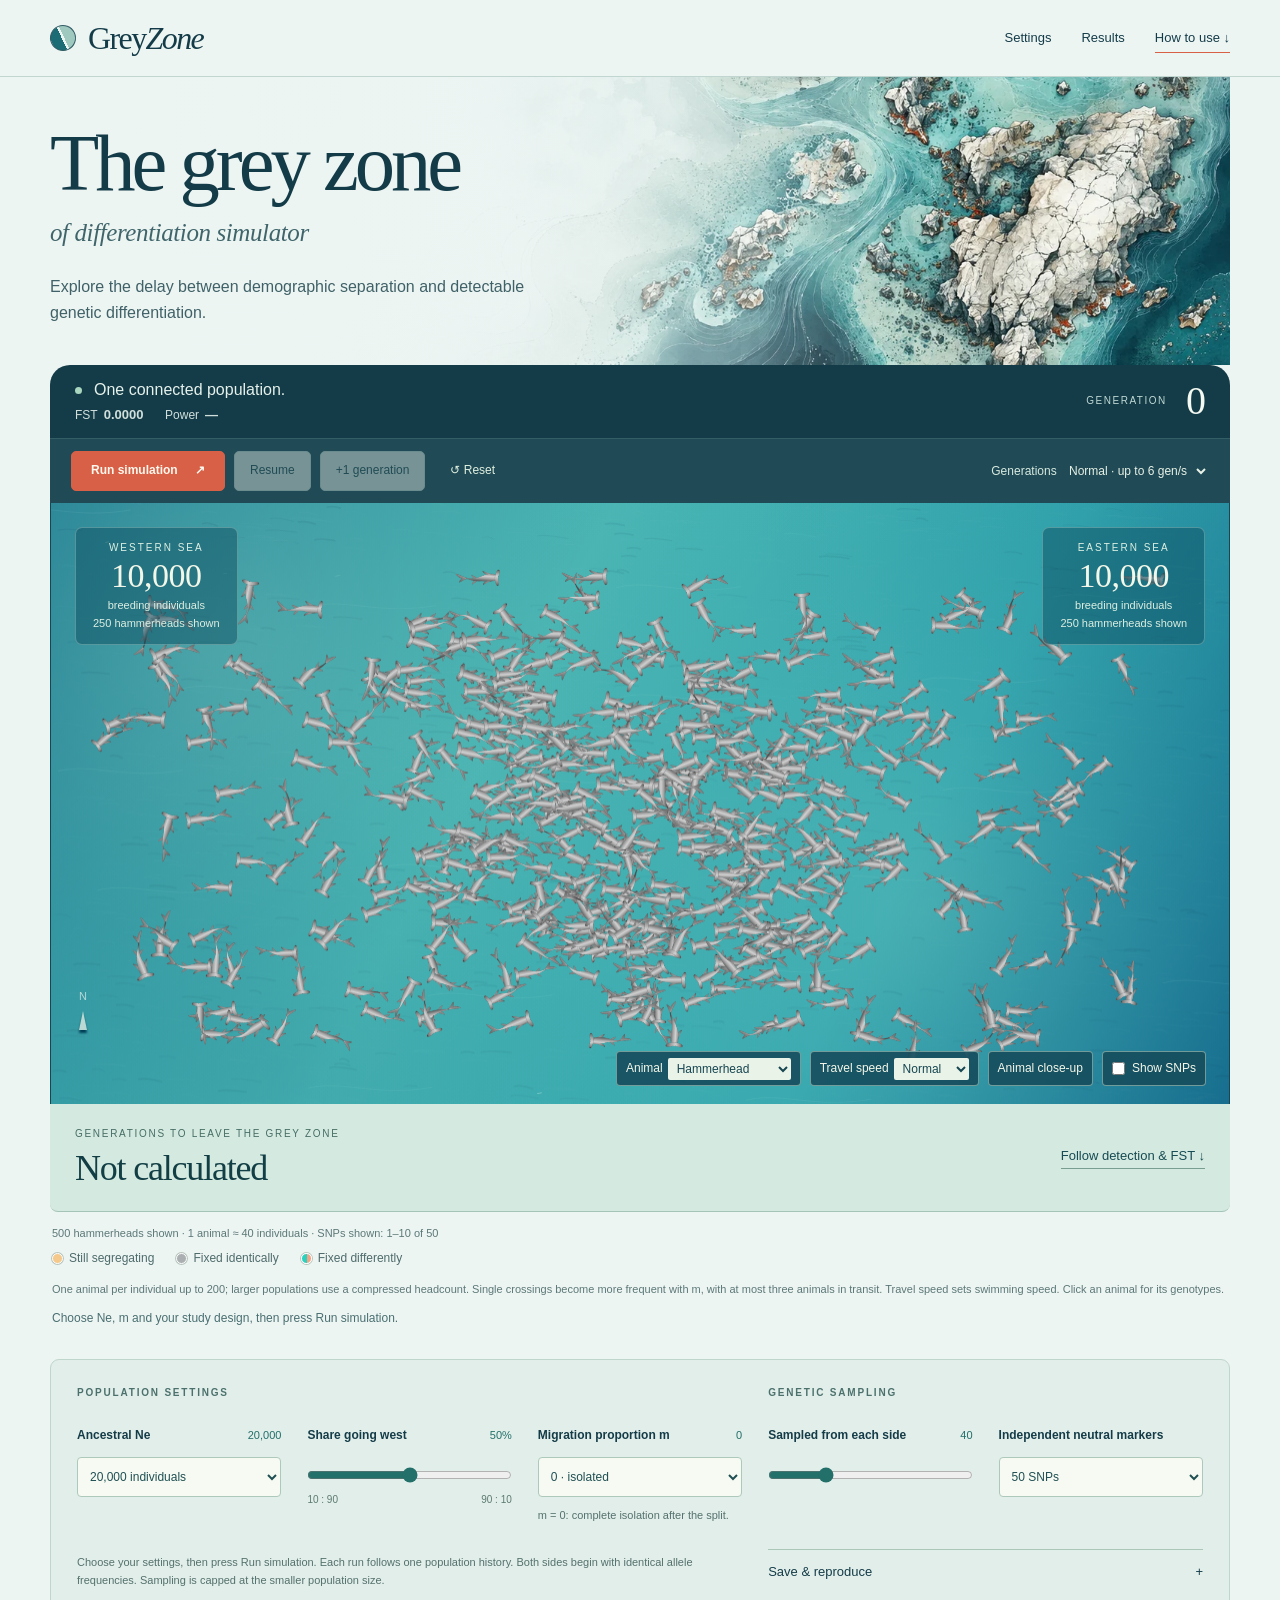
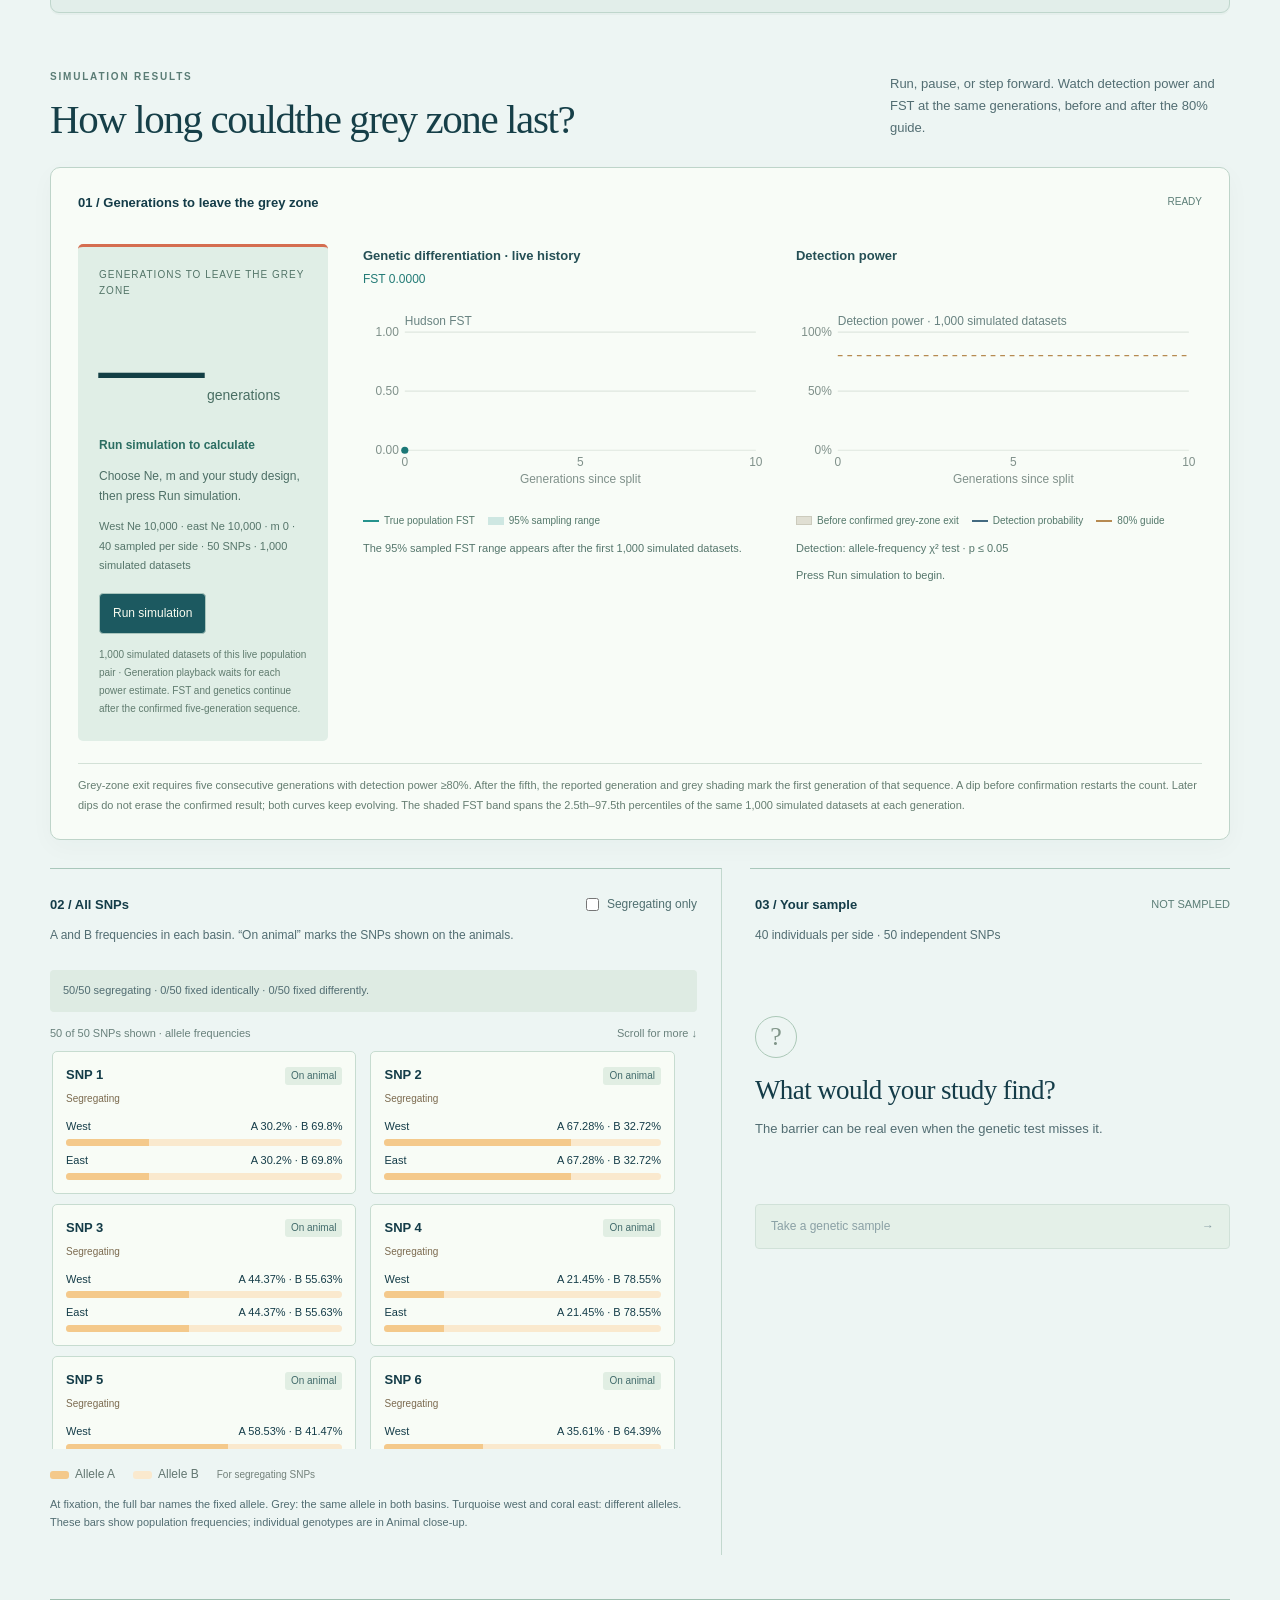
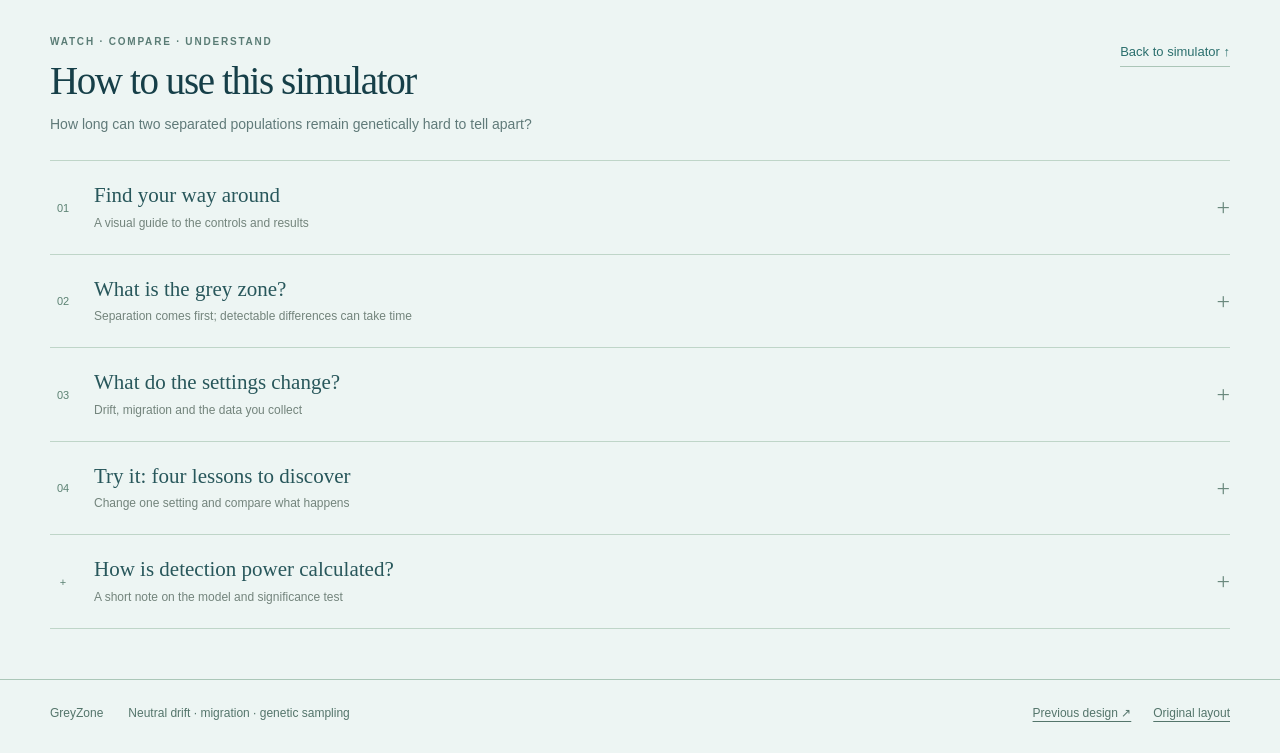
<file: animation/index.html>
<!doctype html>
<html lang="en"><head><meta charset="utf-8"><meta name="viewport" content="width=device-width,initial-scale=1"><title>GreyZone | The grey zone of differentiation simulator</title><meta name="description" content="Explore genetic differentiation after a population split, with neutral drift, migration and repeated genetic sampling."><link rel="stylesheet" href="styles.css?v=live-metrics-30"><link id="observatory-style" rel="stylesheet" href="observatory.css?v=observatory-24"><link id="atlas-style" rel="stylesheet" href="atlas.css?v=atlas-25"><script>var design=new URLSearchParams(location.search).get("design");document.getElementById("observatory-style").disabled=design!=="observatory";document.getElementById("atlas-style").disabled=design==="classic"||design==="observatory";</script><script src="experiment-settings.js?v=surface-whales-29" defer></script><script src="model.js?v=first-snps-18" defer></script><script src="population-display.js?v=surface-whales-29" defer></script><script src="shark-character.js?v=first-snps-18" defer></script><script src="fish-character.js?v=first-snps-18" defer></script><script src="cetacean-character.js?v=surface-whales-29" defer></script><script src="marine-life.js?v=surface-whales-29" defer></script><script src="animal-cache.js?v=surface-whales-29" defer></script><script src="island-scene.js?v=first-snps-18" defer></script><script src="swim-motion.js?v=first-snps-18" defer></script><script src="ocean-scene.js?v=surface-whales-29" defer></script><script src="power-result.js?v=first-snps-18" defer></script><script src="app.js?v=live-metrics-30" defer></script></head>
<body><header><a class="brand" href="#" aria-label="GreyZone">Grey<span>Zone</span></a><nav aria-label="Simulator navigation"><a class="nav-settings" href="#settings">Settings</a><a class="nav-results" href="#detection-result">Results</a><a class="guide-link" href="#how-to">How to use ↓</a></nav></header>
<main><section class="sim-intro" id="simulator"><h1><span class="title-main">The grey zone</span> <span class="title-rest">of differentiation simulator</span></h1><p>Explore the delay between demographic separation and detectable genetic differentiation.</p></section>
<div class="experiment"><section class="world"><div class="world-head"><div class="phase-state"><div class="phase-line"><span class="live-dot"></span><span id="phase">One connected population.</span></div><div class="scene-metrics" role="group" aria-label="Live FST and detection power"><span>FST <strong id="scene-fst">0.0000</strong></span><span>Power <strong id="scene-power">—</strong></span></div></div><span class="generation">GENERATION <strong id="generation">0</strong></span></div><div class="playbar"><button id="split" class="primary">Run simulation <span>↗</span></button><button id="play" disabled>Play</button><button id="step" disabled>+1 generation</button><button id="reset" class="quiet">↺ Reset</button><label class="speed-label">Generations <select id="speed" aria-label="Generation playback speed"><option value="1.5">Slow · up to 1.5 gen/s</option><option value="6" selected>Normal · up to 6 gen/s</option><option value="25">Fast · up to 25 gen/s</option></select></label></div><div class="sea"><canvas id="scene" role="img" aria-label="An ocean seen from above, with grey sharks swimming freely. A sandy landmass can rise to separate the sea, with a coconut palm on it."></canvas><div class="pop-label left"><span>WESTERN SEA</span><strong id="n1">10,000</strong><small>breeding individuals</small><small id="shown-west"></small></div><div class="pop-label right"><span>EASTERN SEA</span><strong id="n2">10,000</strong><small>breeding individuals</small><small id="shown-east"></small></div><div id="barrier-label" class="barrier-label" hidden>THE DIVIDE</div><div id="channel-label" class="channel-label" hidden>channel open</div><div class="ocean-compass" aria-hidden="true"><span>N</span><i></i></div><div class="sea-caption"><div class="ocean-tools"><label class="travel-control">Animal <select id="shark-design" aria-label="Animal species"><option value="hammer" selected>Hammerhead</option><option value="classic">Classic shark</option><option value="turtle">Sea turtle</option><option value="surgeon">Blue tang</option><option value="tuna">Tuna</option><option value="orca">Orca</option><option value="whale">Fin whale</option><option value="porpoise">Harbour porpoise</option><option value="seal">Harbour seal</option></select></label><label class="travel-control">Travel speed <select id="travel-speed" aria-label="Animal travel speed"><option value="0.6">Relaxed</option><option value="0.95" selected>Normal</option><option value="1.6">Fast</option></select></label><button id="meet-shark" type="button" class="meet-shark" aria-pressed="false">Animal close-up</button><label class="marker-toggle"><input type="checkbox" id="show-markers"> Show SNPs</label></div></div></div><div class="detection-summary"><div><span class="duration-label">GENERATIONS TO LEAVE THE GREY ZONE</span><strong id="power-scene-time">Not calculated</strong></div><a href="#detection-result">Follow detection & FST ↓</a></div><p id="display-scale" class="scene-footnote"></p><div class="snp-colour-legend"><span><i class="snp-swatch variable"></i> Still segregating</span><span><i class="snp-swatch shared"></i> Fixed identically</span><span><i class="snp-swatch opposite"></i> Fixed differently</span></div><p class="scene-footnote">One animal per individual up to 200; larger populations use a compressed headcount. Single crossings become more frequent with m, with at most three animals in transit. Travel speed sets swimming speed. Click an animal for its genotypes.</p><p id="story" class="story" aria-live="polite">Choose Ne, m and your study design. Run simulation starts a fresh random split history and live power estimate.</p></section>
<aside class="settings" id="settings" aria-label="Population and study settings"><p class="eyebrow">POPULATION SETTINGS</p><div class="control" data-setting="total"><label for="total">Ancestral Ne <output id="total-out"></output></label><select id="total"><option value="10">10 individuals</option><option value="20">20 individuals</option><option value="50">50 individuals</option><option value="100">100 individuals</option><option value="200">200 individuals</option><option value="500">500 individuals</option><option value="1000">1,000 individuals</option><option value="2000">2,000 individuals</option><option value="5000">5,000 individuals</option><option value="10000">10,000 individuals</option><option value="20000" selected>20,000 individuals</option><option value="50000">50,000 individuals</option><option value="100000">100,000 individuals</option><option value="200000">200,000 individuals</option><option value="500000">500,000 individuals</option></select></div><div class="control" data-setting="ratio"><label for="ratio">Share going west <output id="ratio-out">50%</output></label><input id="ratio" type="range" min="10" max="90" step="10" value="50"><div class="ends"><span>10 : 90</span><span>90 : 10</span></div></div><div class="control" data-setting="migration"><label for="migration">Migration proportion m <output id="migration-out">0</output></label><select id="migration"><option value="0.000000">0 · isolated</option><option value="0.000001">0.000001 · 0.0001%</option><option value="0.000010">0.00001 · 0.001%</option><option value="0.000100">0.0001 · 0.01%</option><option value="0.001000">0.001 · 0.1%</option><option value="0.005000">0.005 · 0.5%</option><option value="0.010000">0.01 · 1%</option><option value="0.050000">0.05 · 5%</option><option value="0.100000">0.1 · 10%</option><option value="0.250000">0.25 · 25%</option><option value="0.500000">0.5 · 50%</option></select><p id="migration-note">Fraction of each population replaced by migrants per generation. 0 ≤ m &lt; 1.</p></div><div class="rule"></div><p class="eyebrow">GENETIC SAMPLING</p><div class="control" data-setting="sample-size"><label for="sample-size">Sampled from each side <output id="sample-out">40</output></label><input id="sample-size" type="range" min="1" max="150" step="1" value="40"></div><div class="control" data-setting="loci"><label for="loci">Independent neutral markers</label><select id="loci"><option value="1">1 SNP</option><option value="5">5 SNPs</option><option value="10">10 SNPs</option><option value="20">20 SNPs</option><option value="50" selected>50 SNPs</option><option value="100">100 SNPs</option><option value="200">200 SNPs</option><option value="500">500 SNPs</option><option value="750">750 SNPs</option><option value="1000">1,000 SNPs</option></select></div><p class="setting-note">Choose your settings, then press Run simulation. Each run follows one population history. Both sides begin with identical allele frequencies. Sampling is capped at the smaller population size.</p><details class="experiment-file" id="experiment-file"><summary>Save &amp; reproduce <span aria-hidden="true">+</span></summary><div class="experiment-file-body"><label for="random-seed">Random seed</label><div class="seed-row"><input id="random-seed" type="text" inputmode="numeric" pattern="[0-9]{1,10}" maxlength="10" aria-describedby="seed-help"><button id="new-seed" type="button">New seed</button></div><label class="seed-lock"><input id="seed-lock" type="checkbox"> Reuse this seed</label><p id="seed-help">The same seed and settings reproduce the population and power curves.</p><div class="file-actions"><button id="save-settings" type="button">Save settings ↓</button><button id="load-settings" type="button">Load settings ↑</button><button id="copy-experiment" type="button">Copy link ↗</button></div><input id="settings-file" type="file" accept=".json,application/json" hidden><p id="settings-message" role="status">Saved settings restart at generation 0.</p><a id="experiment-link" hidden>Open experiment</a></div></details></aside></div>
<section class="evidence"><div class="section-title"><div><p class="eyebrow">SIMULATION RESULTS</p><h2>How long could<br>the grey zone last?</h2></div><p>Run, pause, or step forward. Watch detection power and FST at the same generations, before and after the 80% guide.</p></div><div class="evidence-grid"><article id="detection-result" class="panel power-panel"><div class="panel-top"><h3>01 / Generations to leave the grey zone</h3><span id="power-progress" class="muted" aria-live="polite">READY</span></div><div class="power-layout"><div class="power-answer"><p class="power-kicker">GENERATIONS TO LEAVE THE GREY ZONE</p><div class="duration-number"><strong id="power-time" class="power-time" aria-live="polite">—</strong><span id="power-unit" class="power-unit">generations</span></div><p id="power-status" class="power-status" aria-live="polite">Run simulation to calculate</p><p id="power-meaning" class="power-meaning">Choose Ne, m and your study design, then press Run simulation.</p><p id="power-design" class="power-design"></p><div class="power-actions"><button id="calculate-power">Run simulation</button></div><p id="power-note" class="power-note">1,000 simulated datasets from the live pair follow the live clock. The curve continues after detection.</p></div><div class="power-figure"><div class="figure-block"><div class="live-fst-heading"><strong>Genetic differentiation · live history</strong><span class="metric" id="fst-value">FST 0.0000</span></div><div id="fst-chart" class="chart" role="img" aria-label="Live-history FST over generations"></div><div class="fst-legend"><span><i class="fst-line-key"></i> True population FST</span><span><i class="fst-range-key"></i> 95% sampling range</span></div><p id="fst-interval" class="fst-interval"></p></div><div class="figure-block"><div class="power-figure-title">Detection power</div><div id="power-chart" class="chart" role="img" aria-label="Estimated probability of detecting differentiation across generations"></div><div class="power-legend"><span><i class="power-key grey"></i> Before confirmed grey-zone exit</span><span><i class="power-key curve"></i> Detection probability</span><span><i class="power-key target"></i> 80% guide</span></div><p class="detection-test">Detection: allele-frequency χ² test · p ≤ 0.05</p><p id="power-now" class="power-now">The live generation waits for 1,000 simulated datasets from the same populations.</p></div></div></div><p class="power-caveat">Grey-zone exit requires five consecutive generations with detection power ≥80%. After the fifth, the reported generation and grey shading mark the first generation of that sequence. A dip before confirmation restarts the count. Later dips do not erase the confirmed result; both curves keep evolving. The shaded FST band spans the 2.5th–97.5th percentiles of the same 1,000 simulated datasets at each generation.</p></article><article class="panel snp-panel" id="snp-panel"><div class="panel-top"><h3 id="snp-panel-title">02 / All SNPs</h3><label class="snp-filter" id="snp-filter-control"><input type="checkbox" id="segregating-only"> Segregating only</label></div><p id="snp-intro">A and B frequencies in each basin. “On animal” marks the SNPs shown on the animals.</p><p id="sorting-status" class="snp-summary" aria-live="polite"></p><div id="snp-state-summary" class="snp-aggregate" role="group" aria-label="Counts of SNP states across all selected markers" hidden><div class="snp-total" id="snp-summary-total"></div><div class="snp-state-count"><i class="state-ball segregating" aria-hidden="true"></i><div><strong id="snp-segregating-count">0</strong><span>Segregating</span><small>Variable within at least one population</small></div></div><div class="snp-state-count"><i class="state-ball opposite" aria-hidden="true"></i><div><strong id="snp-opposite-count">0</strong><span>Fixed differently</span><small>Different alleles fixed on the two sides</small></div></div><div class="snp-state-count"><i class="state-ball shared" aria-hidden="true"></i><div><strong id="snp-shared-count">0</strong><span>Fixed identically</span><small>The same allele fixed on both sides</small></div></div></div><div id="snp-details"><div class="snp-list-heading"><span id="snp-list-count"></span><span>Scroll for more ↓</span></div><div id="snp-frequencies" class="snp-grid" role="region" aria-label="Allele frequencies for all SNPs" tabindex="0"></div><p id="snp-empty" class="snp-empty" hidden>No segregating SNPs at this generation.</p><div class="frequency-key"><span><i class="frequency-swatch allele-a"></i> Allele A</span><span><i class="frequency-swatch allele-b"></i> Allele B</span><span class="frequency-key-note">For segregating SNPs</span></div><p class="snp-help">At fixation, the full bar names the fixed allele. Grey: the same allele in both basins. Turquoise west and coral east: different alleles. These bars show population frequencies; individual genotypes are in Animal close-up.</p></div></article><article class="panel sample-panel"><div class="panel-top"><h3>03 / Your sample</h3><span id="sample-generation" class="muted">NOT SAMPLED</span></div><p id="sample-description">40 individuals per side · 50 independent SNPs</p><div class="sample-result" id="sample-result"><span class="sample-icon">?</span><strong>What would your study find?</strong><p>The barrier can be real even when the genetic test misses it.</p></div><button id="take-sample" class="sample-button" disabled>Take a genetic sample <span>→</span></button><div id="sample-history" class="sample-history" aria-live="polite"></div></article></div></section>
<section class="tutorial" id="how-to" aria-labelledby="tutorial-title">
<div class="tutorial-heading"><div><p class="eyebrow">WATCH · COMPARE · UNDERSTAND</p><h2 id="tutorial-title">How to use this simulator</h2><p>How long can two separated populations remain genetically hard to tell apart?</p></div><a class="guide-return" href="#simulator">Back to simulator ↑</a></div>
<details class="guide-step"><summary><span class="guide-number" aria-hidden="true">01</span><span><strong>Find your way around</strong><small>A visual guide to the controls and results</small></span></summary>
<div class="guide-body">
<p>Choose your settings, then press <strong>Run simulation</strong>. Land separates the population into two basins. Watch generations pass and see when genetic sampling can reliably tell the populations apart.</p>
<div class="guide-walkthrough"><figure class="guide-screen"><a href="assets/tutorial/settings.jpg?v=surface-whales-29" target="_blank" rel="noopener" aria-label="Enlarge the settings screenshot"><img src="assets/tutorial/settings.jpg?v=surface-whales-29" width="1348" height="926" loading="lazy" alt="Population and sampling settings in the dock underneath the ocean."><span class="guide-pin" style="left:6%;top:13%" aria-hidden="true">1</span></a><figcaption>Population and study settings · click to enlarge</figcaption></figure><ol class="guide-callouts"><li><strong>Set the scenario and your study.</strong> The dock below the ocean contains population size, split ratio, migration, sampled individuals and SNP count. The Settings link at the top takes you straight there. Save &amp; reproduce contains the seed and settings files.</li></ol></div>
<div class="guide-walkthrough"><figure class="guide-screen"><a href="assets/tutorial/interface.jpg?v=surface-whales-29" target="_blank" rel="noopener" aria-label="Enlarge the ocean and playback screenshot"><img src="assets/tutorial/interface.jpg?v=surface-whales-29" width="1348" height="926" loading="lazy" alt="The ocean at generation 44, with playback controls above it and the grey-zone result beneath it."><span class="guide-pin" style="left:92%;top:7%" aria-hidden="true">2</span><span class="guide-pin" style="left:6%;top:14%" aria-hidden="true">3</span></a><figcaption>Ocean and playback · click to enlarge</figcaption></figure><ol class="guide-callouts" start="2"><li><strong>Follow the generations.</strong> The counter is time since the split. Basin labels show Ne on each side. The demographic state appears above the ocean.</li><li><strong>Run, pause, inspect.</strong> Pause freezes the simulation. <strong>+1 generation</strong> advances once and stays paused. Changing a population or sampling setting resets the run; <strong>Run again</strong> starts another random history unless <strong>Reuse this seed</strong> is selected.</li></ol></div>
<div class="guide-walkthrough"><figure class="guide-screen"><a href="assets/tutorial/results.jpg?v=surface-whales-29" target="_blank" rel="noopener" aria-label="Enlarge the results screenshot"><img src="assets/tutorial/results.jpg?v=surface-whales-29" width="1348" height="926" loading="lazy" alt="Results from one example run, showing the detected grey-zone duration, population FST with sampling range, and detection power crossing the 80 percent guide."><span class="guide-pin" style="left:8%;top:26%" aria-hidden="true">4</span><span class="guide-pin" style="left:27%;top:15%" aria-hidden="true">5</span><span class="guide-pin" style="left:62%;top:15%" aria-hidden="true">6</span></a><figcaption>Results from one example run · your result will vary</figcaption></figure>
<ol class="guide-callouts" start="4">
<li><strong>The number to watch.</strong> Generations needed to leave the grey zone. It appears once power stays at or above 80% for <strong>five consecutive generations</strong>, and reports the first of those five. A brief crossing is not enough. The run continues afterwards.</li>
<li><strong>How different are they?</strong> The teal line is FST in the full populations. The shaded band contains the middle 95% of sampled FST estimates: wider means a study’s estimate is less precise.</li>
<li><strong>How reliably can we detect it?</strong> The blue line is power. The dashed line is the 80% target; the grey shading marks the time before confirmed exit.</li>
</ol></div>
<p><strong>Explore the genetics.</strong> Up to 100 SNPs, All SNPs shows allele frequencies in both basins. Above 100, SNP summary shows counts of segregating, differently fixed and identically fixed markers, with no individual bars. Every selected SNP is included in the calculations. Turn on <strong>Show SNPs</strong> to see the first ten on animals; click an animal for its 0, 1 or 2 copies of allele A. Gold means still variable, grey means the same allele fixed on both sides, and turquoise/coral mean different alleles fixed.</p>
<p><strong>Save an experiment.</strong> Open <strong>Save &amp; reproduce</strong> in the settings. Save a settings file or copy a link to reopen the same history from generation 0. Select <strong>Reuse this seed</strong> to repeat it; <strong>New seed</strong> chooses a different history.</p>
<p><strong>Try being the researcher.</strong> Pause, then click <strong>Take a genetic sample</strong> a few times. The populations stay the same, but samples can give different answers.</p>
</div></details>
<details class="guide-step"><summary><span class="guide-number" aria-hidden="true">02</span><span><strong>What is the grey zone?</strong><small>Separation comes first; detectable differences can take time</small></span></summary>
<div class="guide-body">
<p><strong>Before separation,</strong> the two regions form one connected population. Individuals move between them, so they are not demographically independent.</p>
<p><strong>After complete separation (m = 0),</strong> each population depends on its own reproduction and survival rather than immigration from the other. They are <strong>demographically independent</strong>, but initially still have identical allele frequencies.</p>
<p>Genetic drift gradually creates differences. Those differences may remain too small for a study to detect reliably. <strong>This delay between demographic independence and detectable genetic differentiation is the grey zone.</strong> Its duration depends on how populations evolve and how we sample them.</p>
<p>When migration continues, the populations remain partly connected. Limited exchange can maintain genetic similarity even when their demographic dynamics are largely independent. A small migration fraction alone does not establish demographic independence.</p>
<dl class="guide-terms">
<div><dt>FST measures differentiation</dt><dd>Near 0, the gene pools have similar allele frequencies. Higher values mean stronger differentiation. At 1, variation within populations is absent while some SNPs differ between them; other SNPs may be fixed identically.</dd></div>
<div><dt>Power measures detection</dt><dd>Each generation, 1,000 simulated datasets are drawn using your chosen sample size and SNP count. Power of 80% means about 800 detect a significant difference. It describes repeated sampling, not how confident one particular result is.</dd></div>
<div><dt>The grey zone is the detection lag</dt><dd>After isolation, populations can be demographically independent while their neutral genetic differences remain difficult to detect. Here we track the wait until the five-generation 80% power criterion is met.</dd></div>
<div><dt>Small differences can be detectable</dt><dd>There is no universal FST threshold for significance. With enough data, even a small difference can be detected reliably. Differentiation and the ability to detect it are different quantities.</dd></div>
</dl>
<h3 class="guide-test-title">How does a study detect differentiation?</h3>
<p>Each study compares allele counts between the populations using an <strong>approximate Pearson chi-square test</strong>, combining evidence across the independent SNPs. It asks whether the differences are larger than expected from sampling alone if the populations had identical allele frequencies. A study detects a significant difference when <strong>p ≤ 0.05</strong>.</p>
<p><strong>FST measures the amount of differentiation; the test assesses the evidence for a difference.</strong> Power is the percentage of the 1,000 simulated datasets obtaining a significant result.</p>
<p class="guide-takeaway"><strong>A barrier need not produce an immediate genetic signal.</strong> A non-significant result does not prove populations are connected. Conversely, a significant difference alone does not prove demographic independence.</p>
</div></details>
<details class="guide-step"><summary><span class="guide-number" aria-hidden="true">03</span><span><strong>What do the settings change?</strong><small>Drift, migration and the data you collect</small></span></summary>
<div class="guide-body">
<table class="guide-parameters"><caption>Ne and m shape the populations; samples and SNPs shape your ability to tell them apart.</caption><thead><tr><th scope="col">Setting</th><th scope="col">What to watch</th></tr></thead><tbody>
<tr><th scope="row">Ancestral Ne</th><td>Effective population size: smaller populations experience stronger random drift. This is the <strong>total before the split</strong>: 100 at 50:50 gives 50 per basin; 50,000 gives 25,000 per basin. Ne need not equal the number of animals counted in nature.</td></tr>
<tr><th scope="row">Share going west</th><td>How the total is divided. An unequal split makes drift stronger on the smaller side.</td></tr>
<tr><th scope="row">Migration m</th><td>The fraction of each basin’s gene pool coming from the other each generation. <strong>0 = no gene flow; 0.01 = 1%</strong>. More exchange generally keeps frequencies closer.</td></tr>
<tr><th scope="row">Sampled from each side</th><td>Individuals in each study, rather than the whole population. More individuals generally give more precise estimates and greater power. The smaller basin limits the sample size.</td></tr>
<tr><th scope="row">Independent neutral markers</th><td>SNPs analysed in each study. More informative, independent markers generally increase power. These markers track neutral genetic variation, not adaptation.</td></tr>
</tbody></table>
<p class="guide-takeaway"><strong>Ne and m work together.</strong> At the same migration fraction, drift is weaker in a large population, so migration can more easily keep the gene pools similar. The same m can therefore give very different outcomes at different Ne.</p>
</div></details>
<details class="guide-step"><summary><span class="guide-number" aria-hidden="true">04</span><span><strong>Try it: four lessons to discover</strong><small>Change one setting and compare what happens</small></span></summary>
<div class="guide-body">
<ol class="guide-experiments">
<li><h3>Tiny versus large populations</h3><p><strong>Compare ancestral Ne = 100 and 50,000.</strong> Use a 50:50 split, m = 0, 20 sampled per side and 20 SNPs. Pause each run around generation 50 and compare FST and power. In the tiny populations, drift should create differences much faster; large populations can stay genetically similar long after isolation. Then continue and watch the detection lag.</p></li>
<li><h3>Let migrants through</h3><p>Set ancestral Ne = <strong>1,000</strong>, 50:50, 20 sampled per side and 20 SNPs. Compare <strong>m = 0, 0.01 and 0.05</strong>. Watch how mixing can hold FST down and delay detection. Try those same fractions at Ne = 50,000: weaker drift makes gene flow harder to overcome. The 80% target may remain unreached.</p></li>
<li><h3>Collect more individuals</h3><p>Use ancestral Ne = <strong>1,000</strong>, 50:50, m = 0 and 20 SNPs. Compare <strong>5 and 100 sampled per side</strong>. Larger samples generally narrow the FST band and reach high power sooner. Collecting more data helps reveal divergence; it does not make the populations diverge faster.</p></li>
<li><h3>Read more of the genome</h3><p>Keep ancestral Ne = <strong>1,000</strong>, 50:50 and m = 0, with 20 sampled per side. Compare <strong>5 and 100 SNPs</strong>. More independent markers generally improve detection. Then reduce the sample to 5: many SNPs do not always compensate for very few individuals.</p></li>
</ol>
<p><strong>Repeat, rather than expect an exact number.</strong> Every run has a new random history. Compare the overall patterns across several runs. For large populations, you can see the lesson before reaching fixation—or even the power target.</p>
<p class="guide-takeaway"><strong>The question to take away:</strong> given this population size, gene flow and study design, how long could isolation remain genetically hard to detect?</p>
</div></details>
<details class="guide-step guide-methods"><summary><span class="guide-number" aria-hidden="true">+</span><span><strong>How is detection power calculated?</strong><small>A short note on the model and significance test</small></span></summary><div class="guide-body">
<p>The simulator follows one pair of neutral diploid populations with constant sizes, independent biallelic SNPs and no mutation. Migration mixes allele frequencies before random drift each generation.</p>
<p>Each of the 1,000 simulated datasets contains a fresh genetic sample from each basin, using the selected sample size and all selected SNPs. Sampled FST uses Hudson’s estimator; significance uses an approximate Pearson chi-square test of allele counts at p ≤ 0.05. This is not a permutation test of FST. Power is the fraction of significant simulated datasets. Sampling noise can give slightly negative FST estimates, and occasional significant results even at the identical starting state. Very small samples and rare alleles can make the approximate test less reliable.</p>
<p>The FST band spans the 2.5th–97.5th percentiles of sampled FST across those datasets. It describes sampling variation around this population history, not the range of possible evolutionary histories.</p>
</div></details>
</section></main><footer><span>GreyZone</span><span>Neutral drift · migration · genetic sampling</span><div class="design-links"><a id="design-switch" href="?design=observatory#simulator">Previous design ↗</a><a id="classic-design-link" href="?design=classic#simulator">Original layout</a></div></footer></body></html>
</file>
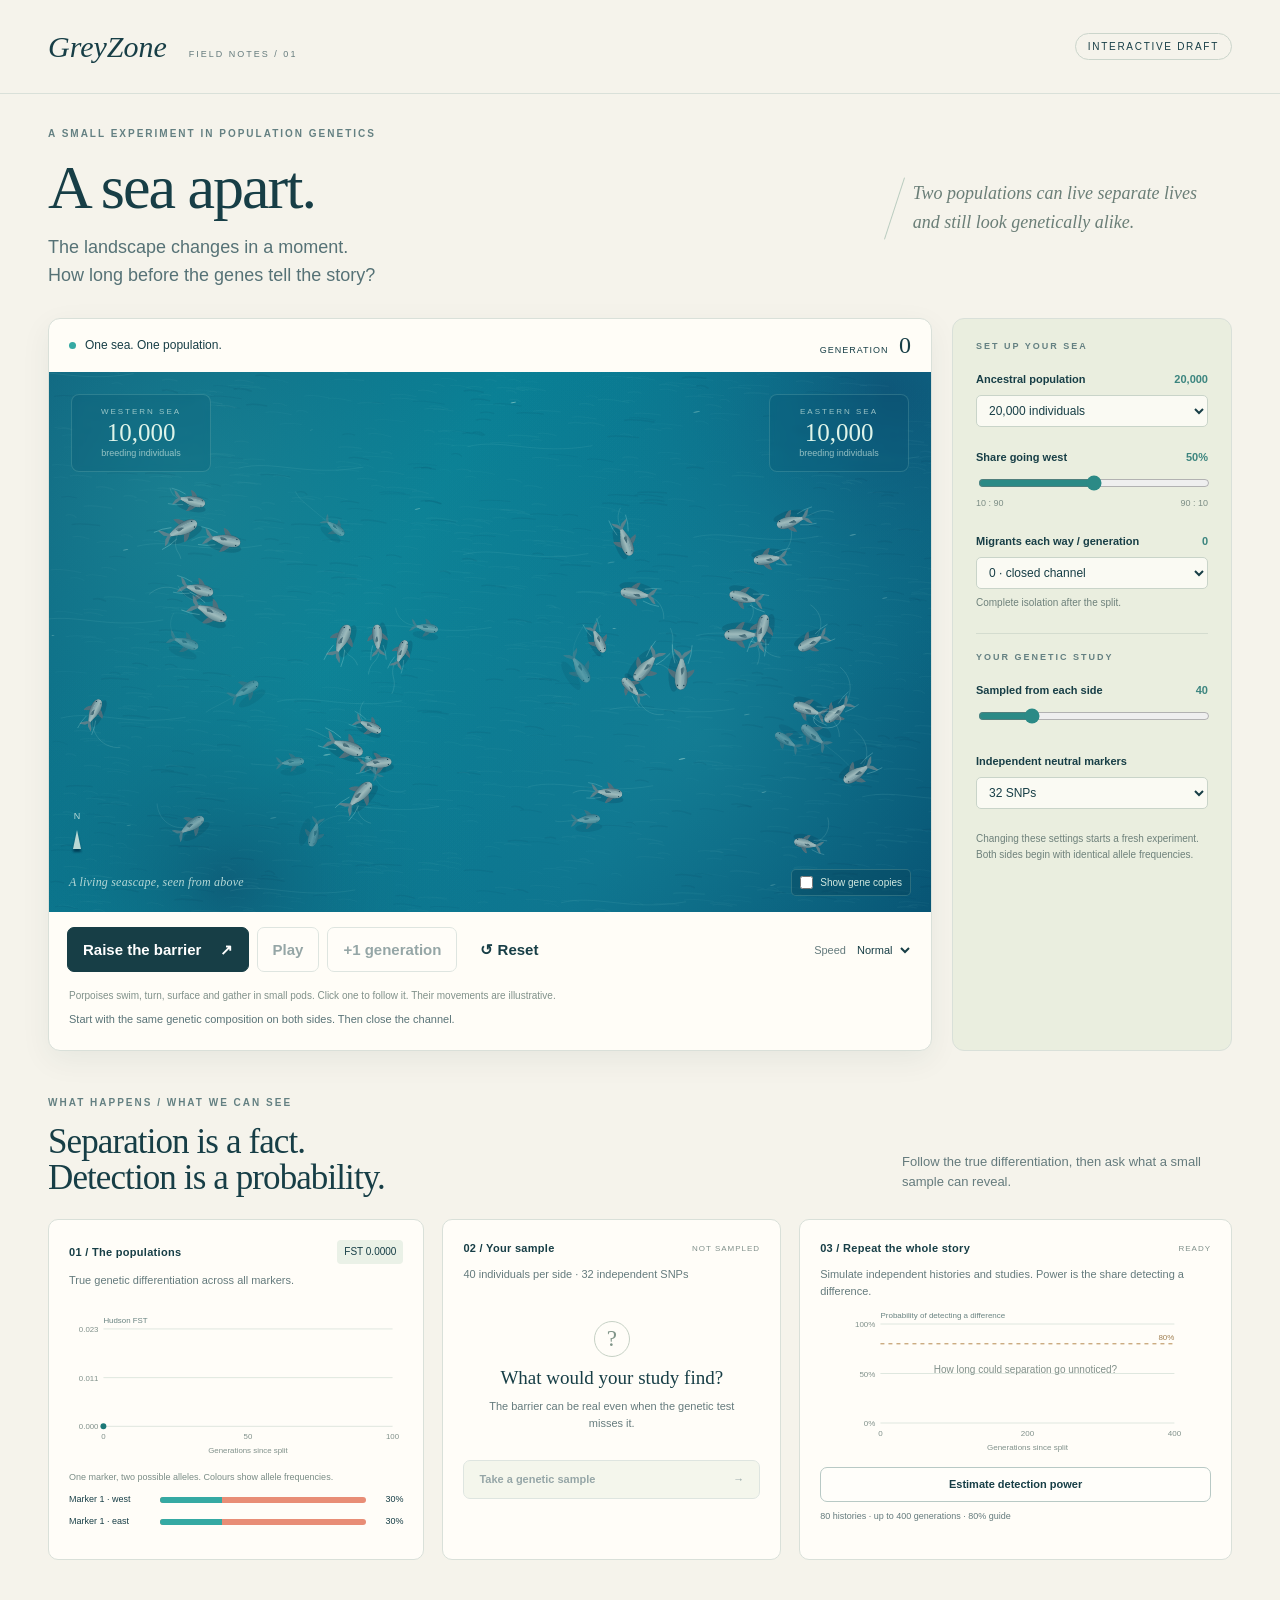
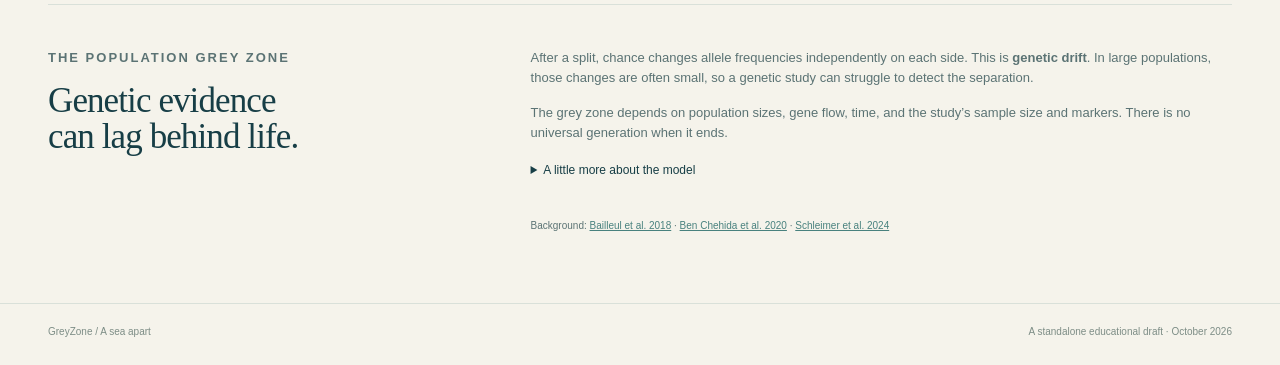
<file: inst/greyzone-animation/index.html>
<!doctype html>
<html lang="en"><head><meta charset="utf-8"><meta name="viewport" content="width=device-width,initial-scale=1"><title>GreyZone — A sea apart</title><meta name="description" content="Raise a barrier. Watch two porpoise populations diverge. Discover why genetic evidence can take time to catch up."><link rel="stylesheet" href="styles.css?v=ocean-2"><script src="model.js" defer></script><script src="ocean-scene.js?v=ocean-2" defer></script><script src="app.js?v=ocean-2" defer></script></head>
<body><header><a class="brand" href="#">GreyZone<span>FIELD NOTES / 01</span></a><span class="draft">INTERACTIVE DRAFT</span></header>
<main><section class="intro"><div><p class="eyebrow">A SMALL EXPERIMENT IN POPULATION GENETICS</p><h1>A sea apart.</h1><p class="lede">The landscape changes in a moment.<br>How long before the genes tell the story?</p></div><div class="intro-note"><span class="note-line"></span><p>Two populations can live separate lives<br>and still look genetically alike.</p></div></section>
<div class="experiment"><section class="world"><div class="world-head"><div><span class="live-dot"></span><span id="phase">One sea. One population.</span></div><span class="generation">GENERATION <strong id="generation">0</strong></span></div><div class="sea"><canvas id="scene" role="img" aria-label="An ocean seen from above, with porpoises swimming in loose pods. A sandy landmass can rise to separate the sea, with a coconut palm on it."></canvas><div class="pop-label left"><span>WESTERN SEA</span><strong id="n1">10,000</strong><small>breeding individuals</small></div><div class="pop-label right"><span>EASTERN SEA</span><strong id="n2">10,000</strong><small>breeding individuals</small></div><div id="barrier-label" class="barrier-label" hidden>THE DIVIDE</div><div id="channel-label" class="channel-label" hidden>channel open</div><div class="ocean-compass" aria-hidden="true"><span>N</span><i></i></div><div class="sea-caption"><span>A living seascape, seen from above</span><label class="marker-toggle"><input type="checkbox" id="show-markers"> Show gene copies</label></div></div><div class="playbar"><button id="split" class="primary">Raise the barrier <span>↗</span></button><button id="play" disabled>Play</button><button id="step" disabled>+1 generation</button><button id="reset" class="quiet">↺ Reset</button><label class="speed-label">Speed <select id="speed" aria-label="Playback speed"><option value="3">Slow</option><option value="12" selected>Normal</option><option value="50">Fast</option></select></label></div><p class="scene-footnote">Porpoises swim, turn, surface and gather in small pods. Click one to follow it. Their movements are illustrative.</p><p id="story" class="story" aria-live="polite">Start with the same genetic composition on both sides. Then close the channel.</p></section>
<aside class="settings"><p class="eyebrow">SET UP YOUR SEA</p><div class="control"><label for="total">Ancestral population <output id="total-out"></output></label><select id="total"><option value="200">200 individuals</option><option value="1000">1,000 individuals</option><option value="4000">4,000 individuals</option><option value="20000" selected>20,000 individuals</option><option value="100000">100,000 individuals</option></select></div><div class="control"><label for="ratio">Share going west <output id="ratio-out">50%</output></label><input id="ratio" type="range" min="10" max="90" step="10" value="50"><div class="ends"><span>10 : 90</span><span>90 : 10</span></div></div><div class="control"><label for="migrants">Migrants each way / generation <output id="migrants-out">0</output></label><select id="migrants"><option value="0">0 · closed channel</option><option value="1">1</option><option value="5">5</option><option value="20">20</option></select><p id="migration-note">Complete isolation after the split.</p></div><div class="rule"></div><p class="eyebrow">YOUR GENETIC STUDY</p><div class="control"><label for="sample-size">Sampled from each side <output id="sample-out">40</output></label><input id="sample-size" type="range" min="10" max="150" step="10" value="40"></div><div class="control"><label for="loci">Independent neutral markers</label><select id="loci"><option value="8">8 SNPs</option><option value="32" selected>32 SNPs</option><option value="100">100 SNPs</option></select></div><p class="setting-note">Changing these settings starts a fresh experiment. Both sides begin with identical allele frequencies.</p></aside></div>
<section class="evidence"><div class="section-title"><div><p class="eyebrow">WHAT HAPPENS / WHAT WE CAN SEE</p><h2>Separation is a fact.<br>Detection is a probability.</h2></div><p>Follow the true differentiation, then ask what a small sample can reveal.</p></div><div class="evidence-grid"><article class="panel"><div class="panel-top"><h3>01 / The populations</h3><span class="metric" id="fst-value">FST 0.0000</span></div><p>True genetic differentiation across all markers.</p><div id="fst-chart" class="chart" role="img" aria-label="True FST over generations"></div><div class="marker-rows"><p class="marker-explanation">One marker, two possible alleles. Colours show allele frequencies.</p><div><span>Marker 1 · west</span><div class="allele-bar"><i id="west-bead"></i></div><b id="west-share">50%</b></div><div><span>Marker 1 · east</span><div class="allele-bar"><i id="east-bead"></i></div><b id="east-share">50%</b></div></div></article><article class="panel sample-panel"><div class="panel-top"><h3>02 / Your sample</h3><span id="sample-generation" class="muted">NOT SAMPLED</span></div><p id="sample-description">40 individuals per side · 32 independent SNPs</p><div class="sample-result" id="sample-result"><span class="sample-icon">?</span><strong>What would your study find?</strong><p>The barrier can be real even when the genetic test misses it.</p></div><button id="take-sample" class="sample-button" disabled>Take a genetic sample <span>→</span></button><div id="sample-history" class="sample-history" aria-live="polite"></div></article><article class="panel power-panel"><div class="panel-top"><h3>03 / Repeat the whole story</h3><span id="power-progress" class="muted">READY</span></div><p>Simulate independent histories and studies. Power is the share detecting a difference.</p><div id="power-chart" class="chart" role="img" aria-label="Estimated detection probability across independent histories"></div><div class="power-bottom"><button id="calculate-power">Estimate detection power</button><p id="power-note">80 histories · up to 400 generations · 80% guide</p></div></article></div></section>
<section class="explainer"><div><p class="eyebrow">THE POPULATION GREY ZONE</p><h2>Genetic evidence<br>can lag behind life.</h2></div><div><p>After a split, chance changes allele frequencies independently on each side. This is <strong>genetic drift</strong>. In large populations, those changes are often small, so a genetic study can struggle to detect the separation.</p><p>The grey zone depends on population sizes, gene flow, time, and the study’s sample size and markers. There is no universal generation when it ends.</p><details><summary>A little more about the model</summary><p>This draft uses two neutral diploid Wright–Fisher populations with constant sizes and unlinked biallelic markers. Their sizes add to the ancestral total, and both start with exactly matching allele frequencies. No selection, mutation, sex structure or spatial effects are included. The porpoises are illustrative, not a biological model of porpoise reproduction.</p><p>Migration mixes frequencies before drift: Nm migrants in each direction means m = Nm/N for the receiving population. Animated crossings illustrate that exchange; their count is not a census of migrants. Any positive migration means isolation is incomplete.</p><p>FST is Hudson’s ratio of summed diversities. Samples use independent gene-copy draws and an approximate multilocus Pearson chi-square test at α = 0.05. Rare alleles and small samples can affect its calibration. Power is estimated from 80 independent histories and fresh samples every five generations; its 80% line is a guide, and Monte Carlo uncertainty remains. The shaded grey region ends at the first estimated crossing, which can vary between estimates.</p><p>With “Show gene copies” enabled, two optional dots represent two copies of one neutral marker in a diploid individual. Each colour identifies an allele at that same marker: two matching colours or one of each. The dots are schematic, not physical structures, and do not show all the markers used by the test. Body colour does not encode genetic identity or adaptation.</p><p>All calculations run in your browser. The power analysis runs separately so the animals can keep swimming. This is an educational prototype, not validated research software.</p></details><p class="references">Background: <a href="https://doi.org/10.1111/eva.12591" target="_blank" rel="noreferrer">Bailleul et al. 2018</a> · <a href="https://doi.org/10.1038/s41437-019-0284-1" target="_blank" rel="noreferrer">Ben Chehida et al. 2020</a> · <a href="https://doi.org/10.1111/icad.12725" target="_blank" rel="noreferrer">Schleimer et al. 2024</a></p></div></section></main><footer><span>GreyZone / A sea apart</span><span>A standalone educational draft · October 2026</span></footer></body></html>
</file>
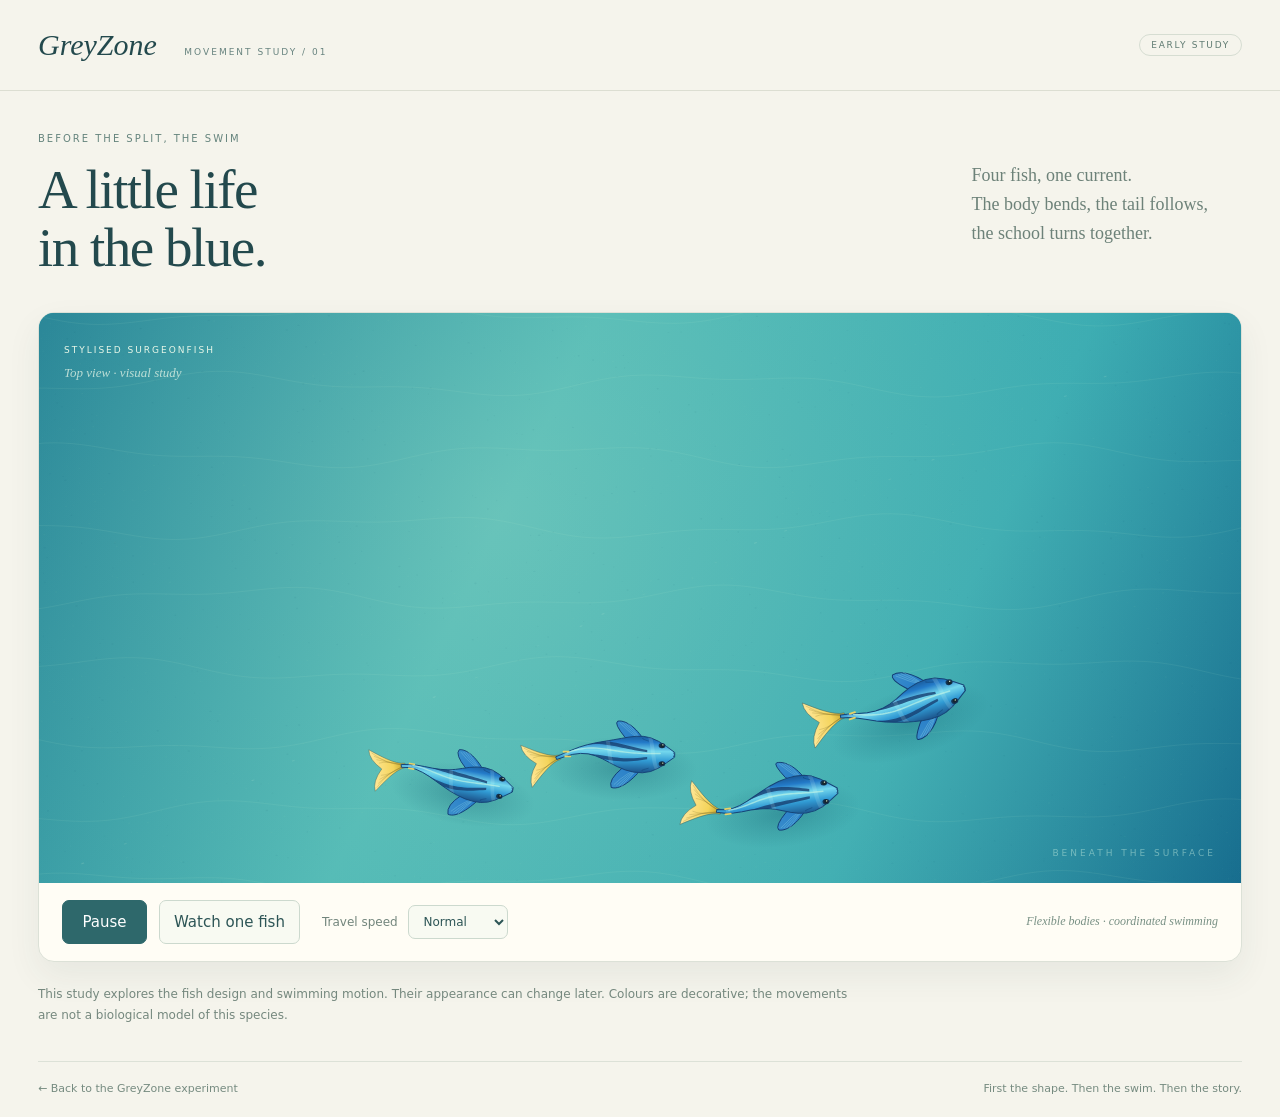
<file: animation/fish-study.html>
<!doctype html>
<html lang="en"><head><meta charset="utf-8"><meta name="viewport" content="width=device-width,initial-scale=1"><title>GreyZone · Swimming study</title>
<link rel="stylesheet" href="fish-study.css?v=fish-5"><script src="fish-character.js?v=fish-5" defer></script><script src="fish-study.js?v=fish-5" defer></script></head>
<body><header><a href="./">GreyZone <span>MOVEMENT STUDY / 01</span></a><span class="draft">EARLY STUDY</span></header>
<main><div class="intro"><div><p class="eyebrow">BEFORE THE SPLIT, THE SWIM</p><h1>A little life<br>in the blue.</h1></div><p>Four fish, one current.<br>The body bends, the tail follows,<br>the school turns together.</p></div>
<section class="study" aria-label="Top-view fish swimming study"><div class="water"><canvas id="fish-sea" role="img" aria-label="Four blue fish with yellow tails swim along curved paths, seen from above in turquoise water."></canvas><div class="sea-label"><span>STYLISED SURGEONFISH</span><small>Top view · visual study</small></div><span class="depth" aria-hidden="true">BENEATH THE SURFACE</span></div>
<div class="controls"><button id="pause" aria-pressed="false">Pause</button><button id="group" aria-pressed="false">Watch one fish</button><label>Travel speed <select id="pace"><option value="1.75">Relaxed</option><option value="3" selected>Normal</option><option value="4.5">Fast</option></select></label><span id="motion-note">Flexible bodies · coordinated swimming</span></div></section>
<p class="note">This study explores the fish design and swimming motion. Their appearance can change later. Colours are decorative; the movements are not a biological model of this species.</p>
<footer><a href="./">← Back to the GreyZone experiment</a><span>First the shape. Then the swim. Then the story.</span></footer></main></body></html>
</file>
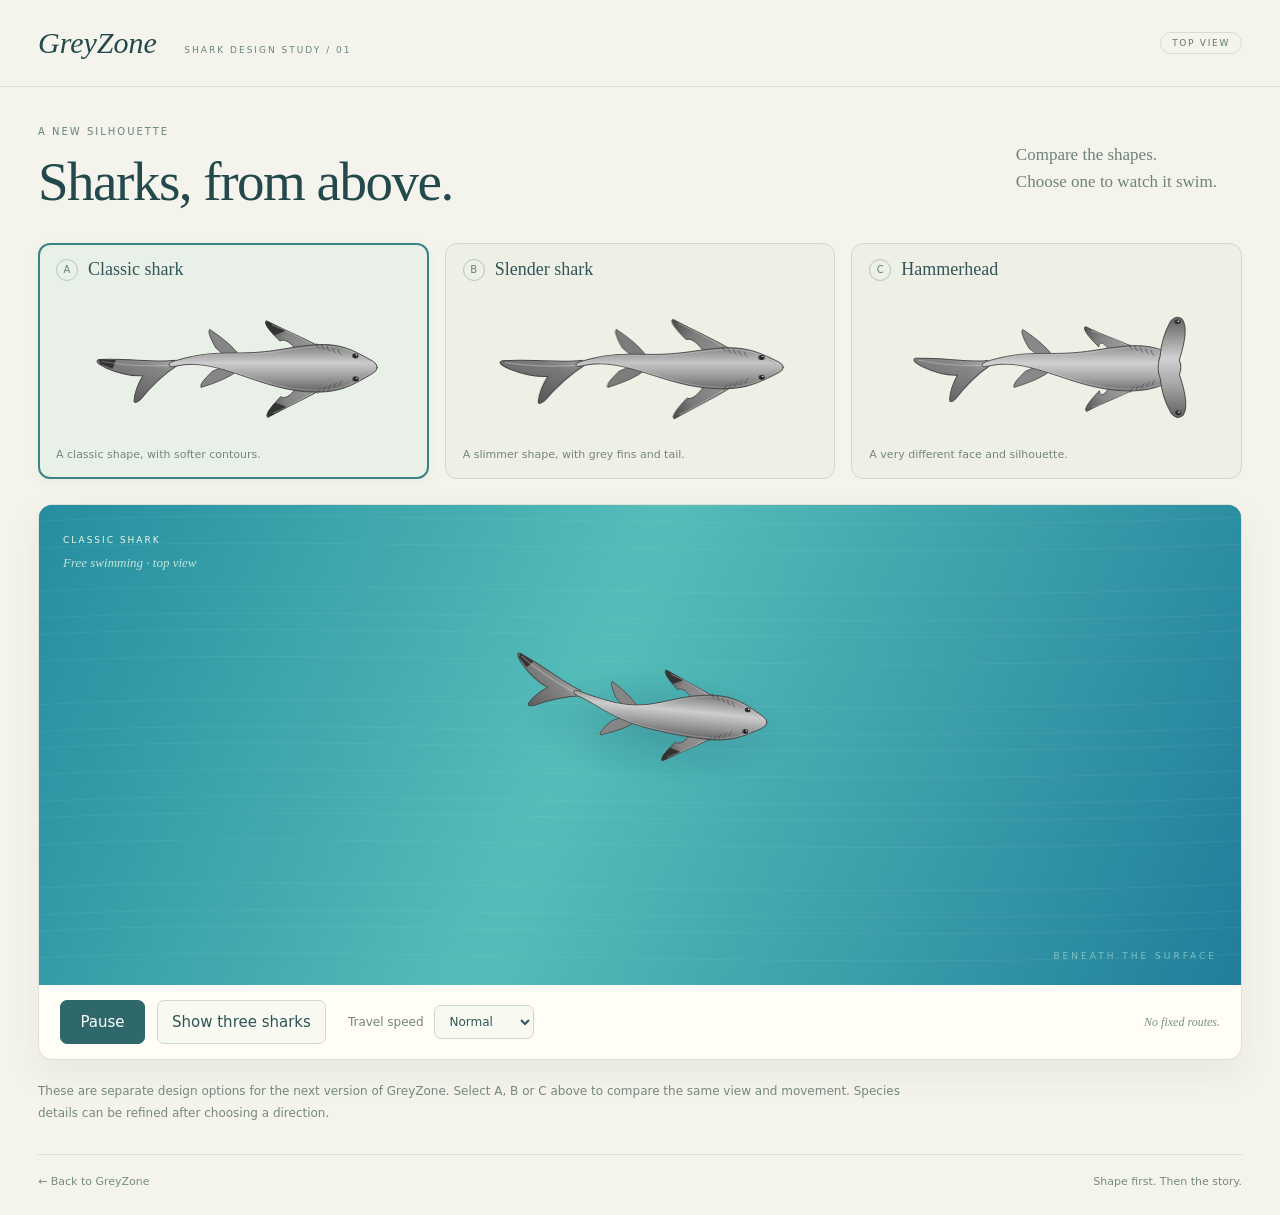
<file: animation/shark-study.html>
<!doctype html>
<html lang="en"><head><meta charset="utf-8"><meta name="viewport" content="width=device-width,initial-scale=1"><title>GreyZone · Shark designs</title><link rel="stylesheet" href="shark-study.css?v=population-linked-1"><script src="swim-motion.js?v=population-linked-1" defer></script><script src="shark-character.js?v=population-linked-1" defer></script><script src="shark-study.js?v=population-linked-1" defer></script></head>
<body><header><a href="./">GreyZone <span>SHARK DESIGN STUDY / 01</span></a><span class="tag">TOP VIEW</span></header><main>
<div class="intro"><div><p class="eyebrow">A NEW SILHOUETTE</p><h1>Sharks, from above.</h1></div><p>Compare the shapes.<br>Choose one to watch it swim.</p></div>
<section class="designs" aria-label="Compare three shark designs">
<button class="design" data-variant="classic" aria-pressed="true"><span class="design-title"><b>A</b> Classic shark</span><canvas id="design-classic" role="img" aria-label="Top-view shark design with grey skin and moderately sized swept pectoral fins."></canvas><span class="design-note">A classic shape, with softer contours.</span></button>
<button class="design" data-variant="slender" aria-pressed="false"><span class="design-title"><b>B</b> Slender shark</span><canvas id="design-slender" role="img" aria-label="Top-view grey shark design with a slender body and moderately sized swept pectoral fins."></canvas><span class="design-note">A slimmer shape, with grey fins and tail.</span></button>
<button class="design" data-variant="hammer" aria-pressed="false"><span class="design-title"><b>C</b> Hammerhead</span><canvas id="design-hammer" role="img" aria-label="Top-view hammerhead shark design with a broad head, small lateral eyes and grey skin."></canvas><span class="design-note">A very different face and silhouette.</span></button>
</section>
<section class="preview" aria-label="Watch the selected shark swim freely"><div class="water"><canvas id="shark-sea" role="img" aria-label="A shark swims freely around clear turquoise water, changing direction with smooth turns."></canvas><div class="water-label"><span id="variant-name">CLASSIC SHARK</span><small>Free swimming · top view</small></div><span class="water-corner">BENEATH THE SURFACE</span></div>
<div class="controls"><button id="pause" aria-pressed="false">Pause</button><button id="group" aria-pressed="false">Show three sharks</button><label>Travel speed <select id="travel-speed"><option value="1.75">Relaxed</option><option value="3" selected>Normal</option><option value="4.5">Fast</option></select></label><span>No fixed routes.</span></div></section>
<p class="note">These are separate design options for the next version of GreyZone. Select A, B or C above to compare the same view and movement. Species details can be refined after choosing a direction.</p>
<footer><a href="./">← Back to GreyZone</a><span>Shape first. Then the story.</span></footer></main></body></html>
</file>
<file: animation/styles.css>
:root{--ink:#173e46;--muted:#657b7d;--paper:#f5f3eb;--teal:#35a9a3;--coral:#e88d76;--line:#d9e0d9;--font:Arial,Helvetica,sans-serif}*{box-sizing:border-box}body{margin:0;background:var(--paper);color:var(--ink);font:15px/1.55 var(--font)}button,select,input{font:inherit}button,a,select,input{touch-action:manipulation}button{cursor:pointer;border:1px solid #b8c9c5;border-radius:7px;padding:10px 15px;background:#fffefa;color:var(--ink);font-weight:600;transition:background .15s}button:hover{background:#e6eee6}button:disabled{cursor:default;opacity:.45}button:focus-visible,a:focus-visible,input:focus-visible,select:focus-visible,summary:focus-visible{outline:3px solid #c77548;outline-offset:4px}header,main,footer{max-width:1440px;margin:auto;padding:0 48px}header{height:94px;display:flex;align-items:center;justify-content:space-between;border-bottom:1px solid var(--line)}.brand{font:italic 30px Georgia,serif;text-decoration:none;color:var(--ink)}.brand span{display:inline-block;font:9px var(--font);letter-spacing:2px;margin-left:22px;color:var(--muted)}.draft{font-size:10px;letter-spacing:1.7px;border:1px solid #cbd5cb;border-radius:30px;padding:5px 12px}.intro{padding:44px 0 34px;display:flex;justify-content:space-between;align-items:center}.eyebrow{font-size:10px;font-weight:bold;letter-spacing:2px;margin:0 0 14px;color:#648082}h1,h2{font:normal 66px/1.03 Georgia,serif;letter-spacing:-2px;margin:0 0 15px}h2{font-size:35px;letter-spacing:-.9px}.lede{font-size:18px;color:#567276;margin:0}.intro-note{display:flex;align-items:center;gap:18px;font:italic 18px/1.6 Georgia,serif;color:#6a7e77;padding-right:35px}.note-line{height:65px;width:1px;background:#baccc0;transform:rotate(18deg)}.experiment{display:grid;grid-template-columns:minmax(0,1fr) 286px;gap:22px}.world{border-radius:12px;background:#fffdf7;border:1px solid var(--line);overflow:hidden}.world-head{padding:15px 20px;display:flex;justify-content:space-between;align-items:center;font-size:12px}.live-dot{display:inline-block;width:7px;height:7px;border-radius:50%;background:var(--teal);margin-right:9px}.generation{font-size:9px;letter-spacing:1px}.generation strong{font:24px Georgia,serif;margin-left:7px;letter-spacing:0}.sea{height:354px;position:relative;background:#8bc7c4;overflow:hidden}#scene{display:block;width:100%;height:100%}.pop-label{position:absolute;top:24px;color:#1d555e;pointer-events:none;display:flex;flex-direction:column;text-align:center;width:34%;text-shadow:0 1px 8px #c5e4df}.pop-label.left{left:3%}.pop-label.right{right:3%}.pop-label span{font-size:9px;letter-spacing:2px}.pop-label strong{font:26px Georgia,serif;line-height:1.3}.pop-label small{font-size:10px}.barrier-label{position:absolute;top:50px;left:50%;font-size:8px;letter-spacing:2px;writing-mode:vertical-rl;transform:translateX(-50%);color:#70734e}.channel-label{position:absolute;top:52%;left:50%;transform:translate(-50%,-50%);padding:3px 8px;background:#cce5dfd9;border-radius:20px;white-space:nowrap;font:italic 11px Georgia,serif;color:#30676d}.sea-caption{position:absolute;bottom:12px;left:15px;right:15px;text-align:center;font-size:10px;color:#285f68;pointer-events:none}.playbar{padding:15px 18px 9px;display:flex;align-items:center;gap:8px;flex-wrap:wrap}.primary{background:var(--ink);border-color:var(--ink);color:#fff}.primary:hover{background:#265761}.primary span{margin-left:14px}.quiet{border:0;background:transparent}.speed-label{margin-left:auto;font-size:11px;color:var(--muted)}.speed-label select{font-size:11px;background:transparent;border:none;color:var(--ink);padding:4px}.story{margin:0;padding:8px 20px 18px;font-size:12px;min-height:54px;color:#5a7478}.settings{padding:21px 23px;border:1px solid var(--line);border-radius:12px;background:#eeeee4}.settings .eyebrow{font-size:9px;margin-bottom:17px}.control{margin-bottom:17px}.control label{display:flex;justify-content:space-between;align-items:center;font-size:11px;font-weight:bold;margin-bottom:7px}.control output{font-size:11px;color:#3c857f}.control select{width:100%;padding:7px 8px;background:#fafaf3;border:1px solid #c9d4c9;border-radius:5px;font-size:12px;color:var(--ink)}input[type=range]{width:100%;accent-color:#2b8a86;height:16px}.ends{display:flex;justify-content:space-between;font-size:9px;color:#7d8e86}.control p,.setting-note{font-size:10px;color:#6e817b;margin:6px 0 0;line-height:1.6}.rule{height:1px;background:#d4dccf;margin:17px 0}.evidence{padding:44px 0}.section-title{display:flex;justify-content:space-between;align-items:end;margin-bottom:23px}.section-title h2{margin:0}.section-title>p{max-width:330px;font-size:13px;color:var(--muted);margin:0 0 4px}.evidence-grid{display:grid;grid-template-columns:1fr .9fr 1.15fr;gap:18px}.panel{padding:20px;border:1px solid var(--line);border-radius:10px;background:#fffdf8;min-width:0}.panel-top{display:flex;align-items:center;justify-content:space-between;gap:8px}.panel h3{font-size:11px;letter-spacing:.3px;margin:0}.panel>p{font-size:11px;color:var(--muted);min-height:32px;margin:8px 0 8px}.metric{font-size:10px;background:#eaf1e7;padding:4px 7px;border-radius:4px;white-space:nowrap}.muted{font-size:8px;color:#81918c;letter-spacing:1px}.chart{height:145px;margin-top:5px}.chart svg{width:100%;height:100%;overflow:visible}.marker-rows{font-size:9px;margin-top:14px}.marker-rows>div{display:flex;align-items:center;gap:8px;margin-top:8px}.marker-rows span{width:83px}.marker-rows b{font-weight:normal;width:29px;text-align:right}.allele-bar{flex:1;background:var(--coral);border-radius:3px;height:6px;overflow:hidden}.allele-bar i{display:block;background:var(--teal);height:100%;width:50%}.sample-result{height:150px;display:flex;flex-direction:column;align-items:center;justify-content:center;text-align:center;padding:0 8px}.sample-icon{width:36px;height:36px;border:1px solid #c6d1c5;color:#809589;border-radius:50%;font:23px Georgia,serif;display:grid;place-items:center;margin-bottom:10px}.sample-result strong{font:19px/1.2 Georgia,serif}.sample-result p{font-size:11px;color:var(--muted);margin:8px 0}.sample-result.detected strong{color:#287c75}.sample-result.missed strong{color:#8b7968}.sample-button{width:100%;font-size:11px;display:flex;justify-content:space-between;margin-top:4px;background:#e8efdf}.sample-history{font-size:10px;min-height:28px;margin-top:10px;color:var(--muted)}.power-bottom{margin-top:14px;display:flex;flex-direction:column;gap:7px}.power-bottom button{font-size:11px;padding:8px 10px}.power-bottom p{font-size:9px;line-height:1.6;color:var(--muted);margin:0;min-height:30px}.explainer{border-top:1px solid var(--line);display:grid;grid-template-columns:1fr 1.7fr;gap:70px;padding:43px 0 55px}.explainer>div>p{font-size:13px;color:#5b7374;margin:0 0 15px;max-width:690px}.explainer summary{font-size:12px;cursor:pointer;margin:18px 0}.explainer details p{font-size:12px;color:#617575}.references a{color:#48817e}.references{font-size:10px!important;margin-top:20px!important}footer{border-top:1px solid var(--line);display:flex;justify-content:space-between;padding-top:20px;padding-bottom:25px;color:#7d8d86;font-size:10px}@media(min-width:1500px){.sea{height:400px}}@media(max-width:1050px){header,main,footer{padding-left:25px;padding-right:25px}.experiment{grid-template-columns:minmax(0,1fr) 250px}.settings{padding:18px}.evidence-grid{grid-template-columns:1fr 1fr}.power-panel{grid-column:1/-1}.power-panel .chart{height:180px}.intro-note{font-size:15px;padding:0}.section-title>p{max-width:230px}.sea{height:380px}}@media(max-width:720px){header{height:75px}.brand span{display:none}.intro{padding-top:32px}.intro-note{display:none}h1{font-size:56px}.experiment{display:flex;flex-direction:column}.settings{display:grid;grid-template-columns:1fr 1fr;gap:0 20px}.settings>.eyebrow,.settings>.rule,.setting-note{grid-column:1/-1}.world-head{padding:12px}.sea{height:330px}.playbar{padding:12px;gap:6px}.playbar button{font-size:11px;padding:9px}.speed-label{margin-left:0}.evidence-grid{grid-template-columns:1fr}.power-panel{grid-column:auto}.section-title{display:block}.section-title>p{max-width:none;margin-top:15px}.explainer{grid-template-columns:1fr;gap:12px}h2{font-size:31px}footer{gap:20px}.draft{font-size:8px}.pop-label strong{font-size:23px}}

/* Aerial ocean scene */
header,main,footer{max-width:1520px}.intro{padding:32px 0 28px}h1{font-size:62px}.experiment{grid-template-columns:minmax(0,1fr) 280px;gap:20px}.world{box-shadow:0 9px 30px #123f4610}.sea{height:540px;background:#086e88}.world-head{padding:13px 20px}.pop-label{top:22px;width:auto;min-width:140px;padding:11px 19px;border:1px solid #c8f5e329;border-radius:8px;background:#043f5b24;color:#def4e9;text-shadow:none;backdrop-filter:blur(3px)}.pop-label.left{left:22px}.pop-label.right{right:22px}.pop-label span{color:#d1ebe3b5;font-size:8px;letter-spacing:2px}.pop-label strong{font:25px Georgia,serif}.pop-label small{font-size:9px;color:#c9e5dfb5}.barrier-label{top:auto;bottom:52px;left:51%;writing-mode:horizontal-tb;font:italic 10px Georgia,serif;letter-spacing:.5px;color:#766b48;white-space:nowrap;pointer-events:none}.channel-label{top:56.5%;font:italic 10px Georgia,serif;background:#044f6477;color:#b1ede6;pointer-events:none}.sea-caption{bottom:16px;left:20px;right:20px;display:flex;align-items:center;justify-content:space-between;gap:15px;color:#b5d8d6;font-size:10px;text-align:left;pointer-events:none}.sea-caption>span{font:italic 12px Georgia,serif;letter-spacing:.2px}.marker-toggle{display:flex;align-items:center;gap:7px;pointer-events:auto;font-size:10px;background:#063d5355;padding:5px 8px;border:1px solid #b2dfcf35;border-radius:5px;cursor:pointer;color:#d2e9e0}.marker-toggle input{accent-color:#66cbbb;margin:0}.scene-footnote{padding:7px 20px 0;margin:0;color:#80918a;font-size:10px}.story{min-height:46px;font-size:11px;padding-top:7px}.settings{background:#eaeedf}.settings .control{margin-bottom:22px}.ocean-compass{position:absolute;left:24px;bottom:63px;display:flex;flex-direction:column;align-items:center;gap:6px;color:#b6d8d7;font-size:9px;pointer-events:none}.ocean-compass i{width:0;height:0;border-left:4px solid transparent;border-right:4px solid transparent;border-bottom:19px solid #bad9d5;filter:drop-shadow(0 3px 1px #003e56)}.marker-explanation{font-size:9px;line-height:1.5;color:#7a8c86;margin:0 0 9px}.marker-rows>div{margin-top:8px}@media(min-width:1500px){.sea{height:590px}}@media(max-width:1050px){.experiment{grid-template-columns:minmax(0,1fr) 250px}.sea{height:520px}.pop-label{padding:9px 12px;min-width:110px}.pop-label.left{left:15px}.pop-label.right{right:15px}}@media(max-width:720px){.experiment{display:flex}.sea{height:470px}.pop-label{top:16px;padding:8px 10px;min-width:98px}.pop-label.left{left:12px}.pop-label.right{right:12px}.pop-label strong{font-size:22px}.sea-caption>span{max-width:125px;font-size:10px}.sea-caption{left:12px;right:12px}.marker-toggle{font-size:9px}.ocean-compass{left:17px}.scene-footnote{line-height:1.6}.intro{padding-top:28px}h1{font-size:54px}.settings .control{margin-bottom:17px}}

.ocean-tools{display:flex;align-items:center;gap:8px;pointer-events:auto}.meet-shark{font-size:10px;font-weight:normal;background:#d4ecdaed;color:#235866;border:1px solid #c5e2d8;border-radius:5px;padding:5px 9px;cursor:pointer}.meet-shark:hover,.meet-shark[aria-pressed=true]{background:#f3f5df}.marker-toggle{white-space:nowrap}@media(max-width:720px){.sea-caption>span{display:none}.sea-caption{justify-content:flex-end}.meet-shark{font-size:9px}.ocean-tools{gap:6px}}

.travel-control{display:flex;align-items:center;gap:5px;white-space:nowrap;font-size:10px;color:#e3f2e8;background:#07536a88;border:1px solid #b2dfcf55;border-radius:5px;padding:3px 6px}.travel-control select{font-size:10px;color:#214f59;background:#eaf2e5;border:0;border-radius:3px;padding:2px 4px}.ocean-tools{flex-wrap:wrap;justify-content:flex-end}.sea-caption>span{flex-shrink:0}.pop-label{background:#07556a4d}.sea-caption{color:#e1f1e3}.marker-toggle{background:#07536a88}@media(max-width:1050px){.sea-caption>span{display:none}}@media(max-width:720px){.travel-control,.travel-control select{font-size:9px}.ocean-tools{gap:5px}.sea-caption{bottom:12px}.marker-toggle{padding:5px}.meet-shark{padding:5px 7px}}

/* Put the time-to-detection result first, with a labelled finite calculation. */
.evidence-grid{grid-template-columns:1fr 1fr}.power-panel{grid-column:1/-1;border:1px solid #a9c4ba;background:#eef2e8;padding:25px 28px}.power-panel h3{font-size:13px}.power-panel .muted{font-size:10px;color:#4d7372;letter-spacing:.5px}.power-layout{display:grid;grid-template-columns:1fr 1.25fr;gap:30px;margin-top:20px;align-items:center}.power-kicker{font-size:9px;letter-spacing:1.5px;color:#577d73;margin:0 0 8px}.power-time{display:block;font:46px/1.08 Georgia,serif;letter-spacing:-1px;color:#214f54}.power-meaning{font-size:13px;line-height:1.6;margin:12px 0;color:#476a66}.power-design{font-size:11px;color:#687d72;margin:0 0 15px}.power-actions{display:flex;align-items:center;gap:10px;flex-wrap:wrap}.power-actions label{font-size:11px;color:#506f66}.power-actions select{font-size:11px;background:#fffdf5;border:1px solid #bdcec0;border-radius:5px;padding:6px}.power-actions button{font-size:11px;padding:8px 12px;background:#244f55;color:white}.power-answer progress{display:block;width:100%;height:9px;margin-top:14px;accent-color:#388c82}.power-note{font-size:10px;line-height:1.6;color:#6a7d70;margin:8px 0 0;min-height:32px}.power-panel .chart{height:230px;margin-top:0}.power-panel .chart text{font-size:10px}.power-legend{display:flex;gap:13px;flex-wrap:wrap;font-size:10px;color:#55736e;justify-content:center}.power-legend span{display:flex;align-items:center;gap:5px}.power-key{display:inline-block;width:16px;height:2px;background:#436a80}.power-key.target{background:#b68a51}.power-key.now{width:2px;height:12px;background:#2b857f}.power-now{font-size:11px;line-height:1.6;color:#466e68;text-align:center;margin:10px 0 0}.power-panel>.power-caveat{min-height:0;margin:18px 0 0;font-size:11px;color:#6b7e72;border-top:1px solid #d0ddce;padding-top:12px}.power-panel .panel-top{align-items:start}.power-time.small{font-size:34px}@media(max-width:900px){.power-layout{grid-template-columns:1fr;gap:20px}.power-time{font-size:42px}.power-panel .chart{height:200px}}@media(max-width:720px){.evidence-grid{grid-template-columns:1fr}.power-panel{grid-column:auto;padding:20px 17px}.power-time{font-size:37px}.power-legend{font-size:9px;gap:9px}.power-panel .chart{height:175px}.power-actions{align-items:start}.power-panel h3{font-size:12px}.power-time.small{font-size:29px}}

.detection-summary{margin:10px 20px 2px;padding:10px 12px;background:#e7eee0;border:1px solid #c6d9c7;border-radius:6px;display:flex;justify-content:space-between;align-items:center;gap:10px;flex-wrap:wrap}.detection-summary strong{font:19px Georgia,serif;color:#285c5a}.detection-summary a{font-size:11px;color:#38756f;text-decoration:underline;text-underline-offset:3px}#detection-result{scroll-margin-top:18px}@media(max-width:720px){.detection-summary{margin:10px 12px 2px}.detection-summary strong{font-size:18px}}

.snp-details{margin:14px 0;font-size:12px}.snp-details summary{cursor:pointer;color:#31575c}.snp-details p{font-size:12px}.snp-details table{width:100%;border-collapse:collapse;font-variant-numeric:tabular-nums}.snp-details th,.snp-details td{text-align:left;padding:5px 3px;border-bottom:1px solid #d9e3da}.power-time.small{font-size:clamp(27px,3vw,43px)}

.live-fst-heading{display:flex;justify-content:space-between;align-items:center;font-size:13px;color:#31575c}.power-figure .chart{margin-top:0}.power-figure{min-width:0}

.power-key.grey{height:9px;background:#e0dfd3;border:1px solid #cccbbd}

/* The generation count is the primary scientific result. */
.duration-number{display:flex;align-items:baseline;gap:12px;flex-wrap:wrap}.duration-number .power-time{font-size:clamp(76px,8vw,126px);font-variant-numeric:tabular-nums;line-height:1;letter-spacing:-3px}.duration-number .power-time.small{font-size:clamp(29px,3.5vw,45px);letter-spacing:-1px}.power-unit{font:24px Georgia,serif;color:#31575c}.power-status{font-size:13px;font-weight:600;color:#32746b;margin:16px 0 0}.duration-label{display:block;font-size:9px;letter-spacing:1.4px;color:#577d73;margin-bottom:3px}.detection-summary #power-scene-time{display:block;font:32px/1.2 Georgia,serif;color:#214f54}.detection-summary{align-items:center}.power-answer{align-self:start;padding-top:35px}.playbar button[aria-pressed=true]{background:#dbe5dc;border-color:#78998d}.power-unit[hidden]{display:none}@media(max-width:720px){.duration-number .power-time{font-size:80px}.power-answer{padding-top:0}.power-unit{font-size:21px}.detection-summary #power-scene-time{font-size:27px}}

/* Frequency bars retain original allele A; shark-dot colours use a western reference. */
.allele-bar{background:#dce4db}.marker-rows>div>span{width:110px}

.snp-colour-legend{display:flex;flex-wrap:wrap;gap:7px 17px;margin:0 20px 9px;font-size:10px;color:#506f70}.snp-colour-legend span{display:inline-flex;align-items:center;gap:6px}.snp-swatch{display:inline-block;width:12px;height:12px;border:1px solid #fff;border-radius:50%;box-shadow:0 0 0 1px #b8c6be}.snp-swatch.variable{background:#f4c98b}.snp-swatch.shared{background:#aab0b2}.snp-swatch.opposite{background:linear-gradient(90deg,#29d1be 50%,#f6a183 50%)}

.fst-legend{display:flex;flex-wrap:wrap;gap:7px 16px;color:#698381;font-size:10px;margin:3px 0 7px}.fst-legend span{display:inline-flex;align-items:center;gap:5px}.fst-line-key{display:inline-block;width:16px;border-top:2px solid #26938d}.fst-range-key{display:inline-block;width:16px;height:8px;background:#26938d33}.fst-interval{font-size:10px;line-height:1.5;color:#698381;margin:0 0 10px}

/* All model SNPs, kept in locus order with both basins together. */
.snp-panel .panel-top{flex-wrap:wrap;align-items:center}.snp-filter{display:flex;align-items:center;gap:5px;font-size:11px;color:#506f70;cursor:pointer}.snp-filter input{accent-color:#2b8a86}.snp-panel>.snp-summary{font-size:11px;line-height:1.7;min-height:0;background:#edf1e8;border-radius:6px;padding:10px 12px;margin:13px 0}.snp-list-heading{display:flex;justify-content:space-between;gap:10px;flex-wrap:wrap;font-size:10px;color:#69817c;margin:12px 0 7px}.snp-grid{display:grid;grid-template-columns:repeat(2,minmax(0,1fr));gap:9px;max-height:410px;overflow-y:auto;overscroll-behavior:contain;scrollbar-gutter:stable;padding:2px 7px 2px 2px;align-content:start}.snp-card{border:1px solid #d9e1d5;background:#fafbf5;border-radius:7px;padding:10px;min-width:0}.snp-card-heading{display:flex;justify-content:space-between;gap:5px;align-items:center}.snp-card-heading strong{font-size:12px}.snp-dot-badge{font-size:9px;color:#426b6b;background:#e4ece3;border-radius:10px;padding:1px 6px;white-space:nowrap}.snp-card .snp-state{font-size:9px;margin:3px 0 8px;color:#7c6b50}.snp-card.shared-fixed .snp-state{color:#707a7d}.snp-card.opposite-fixed .snp-state{color:#378880}.snp-frequency-row{display:grid;grid-template-columns:29px minmax(0,1fr) 53px;gap:5px;align-items:center;font-size:10px;line-height:1.8}.snp-frequency-row b{font-size:10px;text-align:right;font-weight:normal;font-variant-numeric:tabular-nums;white-space:nowrap}.snp-frequency-bar{height:7px;border-radius:4px;background:#e4e8df;overflow:hidden}.snp-frequency-bar i{display:block;height:100%;background:#f4c98b}.shared-fixed .snp-frequency-bar i{background:#aab0b2}.opposite-fixed .snp-frequency-bar i{background:#29d1be}.opposite-fixed .snp-frequency-row:last-child .snp-frequency-bar i{background:#f6a183}.snp-panel>.snp-empty{min-height:0;font-size:12px;padding:14px;background:#f2f3e9;border-radius:6px}.snp-empty[hidden]{display:none}.genotype-key{display:flex;flex-wrap:wrap;gap:8px 18px;margin-top:16px;color:#637771;font-size:11px}.genotype-key span{display:flex;align-items:center;gap:5px}.genotype-key b{color:#264e54}.genotype-symbol{width:13px;height:13px;display:inline-block;border:2px solid #e4b56d;border-radius:50%}.genotype-symbol.dose-1{background:linear-gradient(90deg,transparent 50%,#f4c98b 50%)}.genotype-symbol.dose-2{background:#f4c98b}.snp-panel>.snp-help{font-size:11px;line-height:1.7;min-height:0;margin-top:10px}.explainer>div:first-child .eyebrow{margin-bottom:0}@media(max-width:480px){.snp-grid{grid-template-columns:1fr;max-height:340px}.snp-frequency-row{grid-template-columns:32px minmax(0,1fr) 58px}.snp-filter{font-size:10px}}

.explainer{grid-template-columns:1fr;gap:10px}.explainer>div:last-child{max-width:950px}

.snp-grid:focus-visible{outline:2px solid #73998f;outline-offset:3px}

.sim-intro{padding:27px 0 25px}.sim-intro h1{font:normal clamp(26px,3vw,37px)/1.15 Georgia,serif;letter-spacing:-.7px;margin:0 0 9px}.sim-intro p{font-size:14px;color:#607a79;max-width:800px;margin:0}.sea-caption{justify-content:flex-end}header{height:76px}@media(max-width:720px){.sim-intro{padding:22px 0}.sim-intro p{font-size:12px}}

/* Live numbers retain their text nodes and use equal-width digits. */
#power-progress,#power-now,#generation,#fst-value{font-variant-numeric:tabular-nums}
#power-progress{min-height:2.6em}#power-now{min-height:3.1em}

/* Population frequencies, separate from the animal genotype key. */
.frequency-key{display:flex;flex-wrap:wrap;gap:8px 18px;align-items:center;margin-top:16px;color:#637771;font-size:11px}.frequency-key span{display:inline-flex;align-items:center;gap:6px}.frequency-swatch{display:inline-block;width:19px;height:8px;border-radius:3px}.frequency-swatch.allele-a{background:#f4c98b}.frequency-swatch.allele-b{background:#fae9ce}.frequency-key-note{font-size:10px;color:#73817b}
.snp-frequency-row{grid-template-columns:29px minmax(32px,1fr) 146px}.snp-frequency-row b{font-size:9px}.snp-frequency-bar{background:#fae9ce}.snp-frequency-bar.fixed{background:transparent}
@media(max-width:720px){.snp-frequency-row{grid-template-columns:29px minmax(36px,1fr) 137px}.snp-frequency-row b{font-size:9px}}
.snp-frequency-row{grid-template-columns:29px minmax(0,1fr);gap:2px 5px;margin-top:5px}.snp-frequency-row b{grid-column:2;grid-row:1;font-size:10px}.snp-frequency-bar{grid-column:1/-1;grid-row:2}

/* A progressive guide lives below the simulator; its links never reset a run. */
.guide-link,.guide-return{color:#315f63;text-decoration:none;font-size:12px;border-bottom:1px solid #a8c0b8;padding-bottom:3px}.guide-link:hover,.guide-return:hover{color:#177f79;border-color:#177f79}
.tutorial{border-top:1px solid var(--line);padding:37px 0 48px;scroll-margin-top:20px}.tutorial-heading{display:flex;justify-content:space-between;align-items:start;gap:22px;margin-bottom:23px}.tutorial-heading h2{font-size:34px;margin:0 0 9px}.tutorial-heading .eyebrow{margin-bottom:10px}.tutorial-heading p:last-child{font-size:13px;color:#607a79;margin:0}.guide-return{white-space:nowrap;margin-top:8px}
.guide-step{border:1px solid #d5dfd4;border-radius:10px;margin:10px 0;background:#fffdf8;overflow:hidden}.guide-step>summary{display:flex;align-items:center;gap:16px;list-style:none;padding:17px 21px;cursor:pointer}.guide-step>summary::-webkit-details-marker{display:none}.guide-step>summary::after{content:'+';margin-left:auto;font:25px/1 Georgia,serif;color:#69887c}.guide-step[open]>summary::after{content:'−'}.guide-number{display:grid;place-items:center;flex:0 0 31px;height:31px;border:1px solid #ccdbcb;border-radius:50%;font-size:10px;color:#4a7770}.guide-step>summary strong{display:block;font-size:14px;color:#244c50}.guide-step>summary small{display:block;font-size:11px;color:#73847c;margin-top:3px}.guide-step[open]>summary{background:#edf2e8}.guide-step[open] .guide-number{background:#fffdf8}
.guide-body{padding:3px 25px 22px 68px;color:#536f70;font-size:14px;line-height:1.7}.guide-body p{margin:14px 0}.guide-body strong{color:#274f52}.guide-interface{margin:18px 0 0}.guide-interface>div{display:grid;grid-template-columns:175px minmax(0,1fr);gap:18px;padding:13px 0;border-top:1px solid #e2e8dc}.guide-interface dt{font-weight:bold;color:#2d5959}.guide-interface dd{margin:0}
.guide-terms{display:grid;grid-template-columns:repeat(2,minmax(0,1fr));gap:21px 30px;margin:22px 0}.guide-terms>div{padding-left:13px;border-left:2px solid #a8c3b7}.guide-terms dt{color:#2c5959;font-weight:bold;margin-bottom:7px}.guide-terms dd{margin:0}.guide-body .guide-takeaway{padding:13px 16px;background:#edf2e8;border-radius:6px;margin:20px 0 0}
.guide-parameters{border-collapse:collapse;width:100%;font-size:13px;line-height:1.7;margin:16px 0}.guide-parameters caption{text-align:left;color:#5c7574;margin-bottom:12px}.guide-parameters th,.guide-parameters td{text-align:left;vertical-align:top;padding:12px 15px;border-bottom:1px solid #e1e7db}.guide-parameters thead th{font-size:10px;letter-spacing:.8px;text-transform:uppercase;background:#edf2e8;color:#4d7069}.guide-parameters tbody th{width:24%;padding-left:0;color:#2d5959}.guide-parameters td{padding-right:0}
.guide-experiments{counter-reset:experiment;list-style:none;display:grid;grid-template-columns:repeat(2,minmax(0,1fr));gap:13px;padding:0;margin:20px 0}.guide-experiments li{counter-increment:experiment;border:1px solid #dbe3d5;padding:17px 18px;border-radius:8px;background:#f7f8ef}.guide-experiments h3{font-size:14px;color:#2c5959;margin:0 0 7px}.guide-experiments h3::before{content:counter(experiment) ' / ';color:#819580;font-size:11px}.guide-experiments p{margin:0}.guide-methods .guide-body{font-size:12px;color:#657c79}#simulator{scroll-margin-top:18px}
@media(max-width:720px){.tutorial{padding:27px 0 35px}.tutorial-heading{flex-wrap:wrap;gap:9px}.tutorial-heading h2{font-size:29px}.guide-return{margin-top:0}.guide-step>summary{padding:15px 13px;gap:11px}.guide-step>summary strong{font-size:13px}.guide-step>summary small{font-size:10px}.guide-body{padding:2px 16px 18px;font-size:14px}.guide-interface>div{grid-template-columns:1fr;gap:4px}.guide-terms,.guide-experiments{grid-template-columns:1fr;gap:15px}.guide-parameters{font-size:12px}.guide-parameters th,.guide-parameters td{padding:10px 8px}.guide-parameters tbody th{width:30%;padding-left:0}.guide-link,.guide-return{font-size:11px}}

/* Screenshot-led tutorial */
.guide-screen{margin:23px 0 17px}.guide-screen>a{display:block;position:relative;border:1px solid #cbdad0;border-radius:9px;overflow:hidden;background:#edf2e8}.guide-screen img{display:block;width:100%;height:auto}.guide-screen figcaption{font-size:11px;color:#72847b;margin-top:7px}.guide-pin{position:absolute;display:grid;place-items:center;width:29px;height:29px;transform:translate(-50%,-50%);background:#215d60;color:#fff;border:2px solid #fffdf8;border-radius:50%;font:bold 13px/1 Arial,sans-serif;box-shadow:0 1px 6px #173f4540;pointer-events:none}.guide-callouts{list-style:none;counter-reset:callout;display:grid;gap:12px;padding:0;margin:18px 0 26px}.guide-callouts[start="4"]{counter-reset:callout 3}.guide-callouts li{counter-increment:callout;position:relative;padding-left:35px}.guide-callouts li::before{content:counter(callout);position:absolute;left:0;top:3px;display:grid;place-items:center;width:23px;height:23px;background:#215d60;color:#fff;border-radius:50%;font:bold 11px/1 Arial,sans-serif}.guide-experiments li{padding:20px}.guide-experiments h3{margin-bottom:10px}
@media(max-width:720px){.guide-pin{width:23px;height:23px;font-size:10px}.guide-screen{margin-top:19px}.guide-callouts{gap:14px}.guide-experiments li{padding:17px}}

.guide-walkthrough{margin:23px 0 27px}.guide-walkthrough .guide-screen{margin:0}.guide-walkthrough .guide-callouts{margin-bottom:0}@media(min-width:1000px){.guide-walkthrough{display:grid;grid-template-columns:minmax(0,2.2fr) minmax(240px,1fr);gap:23px;align-items:start}.guide-walkthrough .guide-callouts{margin:0;font-size:13px;line-height:1.65}}

/* Keep the demographic state readable beside the generation counter. */
.world-head{gap:12px}.world-head>div{min-width:0;flex:1}.world-head .generation{flex-shrink:0;white-space:nowrap}.detection-test{font-size:11px;color:#426864;margin:9px 0 5px}.guide-test-title{font-size:15px;color:#274f52;margin:25px 0 8px}

/* Aggregate SNP counts replace all individual bars above 100 markers. */
.snp-aggregate{display:grid;gap:13px;margin:15px 0 4px}.snp-total{font-size:11px;color:#627c76;border-bottom:1px solid #dce4d7;padding-bottom:10px}.snp-state-count{display:flex;align-items:center;gap:17px;padding:13px 15px;border:1px solid #dce4d7;background:#f7f9f0;border-radius:8px}.state-ball{display:block;flex:0 0 27px;height:27px;border-radius:50%;border:1px solid #173e461a;box-shadow:inset 0 2px 4px #fff5}.state-ball.segregating{background:#f4c98b}.state-ball.opposite{background:linear-gradient(90deg,#29d1be 50%,#f6a183 50%)}.state-ball.shared{background:#aab0b2}.snp-state-count strong{display:block;font:30px/1.1 Georgia,serif;font-variant-numeric:tabular-nums;color:#244f52}.snp-state-count span{display:block;font-size:12px;font-weight:bold;color:#365d5c;margin-top:4px}.snp-state-count small{display:block;font-size:10px;color:#71817a;margin-top:3px}.snp-aggregate[hidden],#snp-details[hidden],.snp-filter[hidden],.snp-summary[hidden]{display:none}#snp-details .snp-help{font-size:11px;line-height:1.7;color:var(--muted);margin:10px 0 0}#snp-details .snp-empty{font-size:12px;padding:14px;background:#f2f3e9;border-radius:6px}#snp-details .snp-empty[hidden]{display:none}

/* Experiment files and seed controls also work with the preserved design. */
.experiment-file{border-top:1px solid var(--line);margin-top:20px;font-size:12px}.experiment-file>summary{display:flex;justify-content:space-between;align-items:center;cursor:pointer;list-style:none;padding:15px 0;font-weight:600}.experiment-file>summary::-webkit-details-marker{display:none}.experiment-file[open]>summary>span{transform:rotate(45deg)}.experiment-file-body>label{font-size:11px}.seed-row{display:flex;gap:6px;margin:7px 0 10px}.seed-row input{width:0;min-width:0;flex:1;border:1px solid #b8c9c5;border-radius:5px;background:#fffdf8;padding:8px;font:12px monospace;color:var(--ink)}.seed-row button,.file-actions button{padding:7px 9px;font-size:10px}.seed-lock{display:flex;align-items:center;gap:5px}.seed-lock input{accent-color:var(--ink);margin:0}.experiment-file-body p{font-size:10px;line-height:1.6;color:var(--muted);margin:9px 0}.file-actions{display:flex;flex-wrap:wrap;gap:6px}.file-actions button:first-child{background:var(--ink);color:white}.experiment-file input[hidden],#experiment-link[hidden]{display:none}#experiment-link{font-size:10px;overflow-wrap:anywhere;color:var(--ink)}#settings-message{min-height:3.2em}#design-switch{color:inherit;text-underline-offset:4px;white-space:nowrap}.power-figure-title{font-size:13px;font-weight:600;color:#31575c;margin:17px 0 0}.figure-block{min-width:0}@media(max-width:720px){.experiment-file{grid-column:1/-1}footer{flex-wrap:wrap}}

/* Preserve the older ocean/control order when viewing an earlier design. */
.world{display:flex;flex-direction:column}.world>*{order:4}.world-head{order:0}.sea{order:1}.playbar{order:2}.detection-summary{order:3}header nav{display:flex;align-items:center;gap:22px}header .nav-settings,header .nav-results{font-size:12px;color:inherit;text-decoration:none}header .brand span{font:inherit;color:inherit;letter-spacing:inherit;margin:0}.design-links{display:flex;gap:18px;flex-wrap:wrap}.design-links a{color:inherit;font-size:11px;text-underline-offset:4px}.nav-settings:hover,.nav-results:hover{text-decoration:underline}
header .brand span{display:inline}.nav-settings:focus-visible,.nav-results:focus-visible{outline:3px solid #c77548;outline-offset:4px}

.guide-callouts[start="2"]{counter-reset:callout 1}

/* Quiet live values underneath the demographic status. */
.world-head>.phase-state{display:block;min-width:0}
.phase-line{display:flex;align-items:center}
.world-head .scene-metrics{display:flex;align-items:baseline;gap:18px;margin-top:3px;font:12px/1.5 var(--font,Arial,sans-serif);color:inherit;opacity:.9;letter-spacing:0}
.scene-metrics>span{display:inline-flex;align-items:baseline;gap:6px;white-space:nowrap}
.scene-metrics strong{font:600 13px/1.5 var(--font,Arial,sans-serif);font-variant-numeric:tabular-nums;letter-spacing:0}
#scene-fst{min-width:6ch}#scene-power{min-width:6ch}
@media(max-width:720px){.world-head .scene-metrics{font-size:11px;gap:12px}.scene-metrics strong{font-size:12px}.scene-metrics>span{gap:4px}}
</file>
<file: animation/observatory.css>
/* Marine observation station: strong hierarchy, open surfaces and compact instruments. */
:root{--ink:#112f3b;--muted:#566c70;--paper:#f0f2ed;--line:#c7d2cd;--teal:#158c87;--accent:#ead779;--font:'Avenir Next',Avenir,'Segoe UI',Arial,sans-serif}
body{background:var(--paper);font-family:var(--font);-webkit-font-smoothing:antialiased}
header,main,footer{max-width:1600px;padding-left:40px;padding-right:40px}
header{height:76px;border-bottom:1px solid var(--ink)}
.brand{font:800 25px/1 var(--font);letter-spacing:-1.3px;display:flex;align-items:center;gap:12px}
.brand::before{content:'+';display:grid;place-items:center;width:29px;height:29px;border:1px solid var(--ink);font:400 25px/1 monospace;letter-spacing:0}
.guide-link,.guide-return{font:600 12px var(--font);color:var(--ink);border:0;padding:0;text-decoration:none}
.guide-link:hover,.guide-return:hover{text-decoration:underline;text-underline-offset:5px}
.sim-intro{display:grid;grid-template-columns:1.5fr 1fr;align-items:end;gap:36px;padding:35px 0 29px}
.sim-intro h1{font:600 clamp(32px,4.4vw,67px)/.99 var(--font);letter-spacing:-2.9px;margin:0}
.title-main{display:block}.title-rest{display:block;font-size:.49em;letter-spacing:-.8px;margin-top:9px;font-weight:500;line-height:1.15}
.sim-intro p{font-size:15px;line-height:1.6;max-width:390px;margin:0 0 1px;color:var(--muted);justify-self:end}
.experiment{grid-template-columns:minmax(0,1fr) 270px;gap:27px;align-items:start}
.world{background:transparent;border:0;border-radius:0;box-shadow:none;overflow:hidden}
.world-head{padding:14px 21px;background:var(--ink);color:#e6eee7;min-height:62px;font-size:12px}
.live-dot{background:var(--accent);width:6px;height:6px;margin-right:10px}
.generation{font:10px monospace;letter-spacing:.8px;color:#b9cdce}
.generation strong{font:500 29px/1 var(--font);letter-spacing:-1px;color:#fff;margin-left:10px;font-variant-numeric:tabular-nums}
.sea{height:clamp(450px,37vw,570px)}
/* Keep original canvas animals, colours and motion; only the surrounding instruments change. */
.pop-label{top:19px;border:0;border-radius:0;background:#073b4b80;backdrop-filter:none;padding:10px 13px;min-width:122px;text-align:left;border-left:2px solid #f4e9b8b3}
.pop-label.left{left:20px}.pop-label.right{right:20px}
.pop-label span{font:9px monospace;letter-spacing:1.4px;color:#f4f5df}
.pop-label strong{font:500 27px/1.4 var(--font);letter-spacing:-.8px;color:#fff}
.pop-label small{font-size:9px;color:#e4ece1}
.sea-caption{left:18px;right:18px;bottom:17px}
.ocean-tools{gap:6px}.travel-control,.marker-toggle,.meet-shark{border-radius:2px;box-shadow:none;backdrop-filter:none;font-size:10px;background:#123d4cdb;border:1px solid #91b5b280;color:#f0f1df;padding:5px 7px}
.travel-control select{border-radius:1px;background:#ecf0e4;font:10px var(--font);color:var(--ink);padding:3px}
.meet-shark:hover,.meet-shark[aria-pressed=true]{background:#e5d784;color:var(--ink)}
.playbar{background:#e1e7e1;margin:0;padding:13px 14px;gap:7px;border-bottom:1px solid var(--line)}
button{border-radius:2px;font-weight:600;border-color:#9aafa9;transition:background .12s}
.playbar button{font-size:11px;padding:10px 12px}
.primary{background:var(--ink);color:#fff;border-color:var(--ink)}.primary:hover{background:#24515c}
.speed-label{font-size:10px}.speed-label select{font-size:10px;max-width:170px}
.detection-summary{margin:0;padding:18px 19px;background:#eadf9e;border:0;border-radius:0;min-height:91px;gap:15px}
.duration-label{font:9px/1.5 monospace;letter-spacing:1px;color:#52605a;margin-bottom:3px}
.detection-summary #power-scene-time{font:600 28px/1.15 var(--font);letter-spacing:-1px;color:var(--ink)}
.detection-summary a{font-size:11px;font-weight:600;color:var(--ink);text-decoration:none;border-bottom:1px solid #718375;padding-bottom:3px}
.scene-footnote{padding:10px 0 0;color:#5f7474;font-size:10px}
.snp-colour-legend{margin:7px 0 0;gap:8px 20px;font-size:10px;color:#425f61}
.story{padding:10px 0 0;min-height:38px;font-size:11px;color:#476367}
.settings{border:0;border-radius:0;padding:0 0 0 21px;background:transparent;border-left:1px solid var(--line)}
.settings>.eyebrow{font:600 10px/1.4 var(--font);letter-spacing:1.7px;color:var(--ink);padding-top:4px;margin-bottom:18px}
.settings .control{margin-bottom:20px}.control label{font-size:11px;font-weight:500;margin-bottom:7px;gap:8px}.control output{font:11px monospace;color:#18736e}
.control select{border-radius:1px;border:1px solid #b1c1ba;background:#fafbf6;padding:9px 8px;font-size:12px}
input[type=range]{accent-color:var(--ink)}.control p,.setting-note{color:#5f7270;font-size:10px;line-height:1.65}
.ends{font:9px monospace;color:#647771}.rule{background:var(--line);margin:23px 0 20px}
.experiment-file{margin-top:20px;border-top:1px solid var(--ink)}.experiment-file>summary{font-size:12px;padding:15px 0}.seed-row input{border-radius:1px;background:#fafbf6}.seed-row button,.file-actions button{font-size:10px}
.evidence{padding:49px 0 40px}.section-title{align-items:start;margin-bottom:23px;gap:25px}
.eyebrow{font:600 10px/1.5 var(--font);letter-spacing:1.8px;color:#586f6d}
h2,.tutorial-heading h2{font:600 36px/1.12 var(--font);letter-spacing:-1.5px}
.section-title h2 br{display:none}.section-title h2{max-width:650px;font-size:35px}
.section-title>p{max-width:340px;font-size:12px;line-height:1.7;margin:2px 0 0}
.evidence-grid{grid-template-columns:1.35fr 1fr;gap:26px}
.panel{border:0;border-top:2px solid var(--ink);border-radius:0;background:transparent;padding:20px 0;box-shadow:none}
.panel h3{font-size:12px;letter-spacing:0;font-weight:600}
.panel-top{min-height:25px;gap:22px}.panel .muted{font:9px/1.7 monospace;letter-spacing:0;color:#5f7777}
.power-panel{padding:20px 0 22px;background:transparent;grid-column:1/-1}
.power-panel .panel-top{align-items:start;gap:30px}.power-panel .muted{font-size:9px;max-width:420px;text-align:right;min-height:1.7em}
.power-layout{grid-template-columns:260px minmax(0,1fr);gap:38px;align-items:start;margin-top:25px}
.power-answer{padding:20px 22px 22px;background:#e4e9df;border-left:3px solid #c5ae45;min-width:0}
.power-kicker{font:9px/1.6 monospace;letter-spacing:.6px;color:#56706a}
.duration-number{gap:9px}.duration-number .power-time{font:500 100px/.98 var(--font);letter-spacing:-6px;color:var(--ink)}
.duration-number .power-time.small{font:500 32px/1.15 var(--font);letter-spacing:-1.4px;margin-top:7px}
.power-unit{font:13px var(--font);color:#54716e}.power-status{font-size:12px;line-height:1.6;color:#22665f;margin-top:18px}
.power-meaning{font-size:11px;line-height:1.7;margin:10px 0;color:#4c6865}.power-design{font:10px/1.8 monospace;color:#60746e;margin-bottom:16px}
.power-note{font-size:9px;line-height:1.8;color:#60746e;margin-top:12px}
.power-actions button{border-radius:2px;font-size:11px;background:var(--ink);color:white;padding:10px 12px}
.power-figure{display:grid;grid-template-columns:1fr 1fr;gap:25px;align-items:start;padding-top:3px}
.live-fst-heading{display:block;min-height:43px;font-size:12px;color:var(--ink)}.live-fst-heading strong{display:block;font-weight:600}
.metric{display:inline-block;background:transparent;padding:3px 0;font:10px monospace;color:#177d77}
.power-figure-title{font-size:12px;font-weight:600;color:var(--ink);min-height:43px;margin:0}
.power-panel .chart{height:auto;aspect-ratio:340/165;margin-top:12px}.power-panel .chart text{font-size:9px}
.fst-legend,.power-legend{font-size:9px;gap:8px 13px;justify-content:flex-start;line-height:1.7;margin-top:12px;color:#526f6b}
.fst-interval,.power-now,.detection-test{font-size:10px;line-height:1.65;text-align:left;color:#55726e;min-height:0;margin:9px 0 0}
.power-panel>.power-caveat{font-size:10px;line-height:1.8;margin:22px 0 0;border-color:var(--line);color:#5d7371}
.snp-panel{padding-right:25px;border-right:1px solid var(--line)}.panel>p{font-size:11px;line-height:1.65}
.snp-panel>.snp-summary{background:#e3e9df;border-radius:1px;font:10px/1.8 monospace;padding:10px 12px}
.snp-grid{gap:0 17px;max-height:365px}.snp-card{border:0;border-bottom:1px solid #cbd7cf;border-radius:0;background:transparent;padding:12px 2px}.snp-card-heading strong{font:11px monospace}.snp-dot-badge{background:#e1e8df;border-radius:1px;font-size:8px}
.snp-card .snp-state{font-size:9px}.snp-frequency-bar{height:6px;border-radius:0}.snp-frequency-row b{font:9px monospace}
.snp-state-count{padding:16px 2px;background:transparent;border:0;border-bottom:1px solid var(--line);border-radius:0;gap:21px}.snp-state-count strong{font:500 34px var(--font);letter-spacing:-1px}.snp-state-count span{font-size:11px}.snp-state-count small{font-size:10px}.state-ball{flex-basis:22px;height:22px;box-shadow:none}.snp-aggregate{gap:0}
.sample-panel{padding-left:7px}.sample-result{height:210px;align-items:flex-start;text-align:left;padding:10px 0}.sample-result strong{font:500 26px/1.25 var(--font);letter-spacing:-.8px;max-width:290px}.sample-icon{border-radius:0;width:35px;height:35px;font:22px var(--font);margin-bottom:15px}.sample-result p{font-size:12px;line-height:1.7;max-width:360px;margin-top:12px}.sample-button{border:1px solid #8ba69d;background:#e0e8dd;padding:12px 15px;font-size:11px}.sample-history{font-size:10px;line-height:1.8;margin-top:15px}
.tutorial{border-top:2px solid var(--ink);padding-top:30px}.tutorial-heading{margin-bottom:25px}.tutorial-heading h2{font-size:35px}.tutorial-heading p:last-child{font-size:12px}.guide-step{border:0;border-top:1px solid var(--line);border-radius:0;background:transparent;margin:0}.guide-step:last-child{border-bottom:1px solid var(--line)}
.guide-step>summary{padding:21px 0;gap:24px}.guide-step[open]>summary{background:transparent}.guide-number{border:0;border-radius:0;background:transparent!important;font:11px monospace;flex-basis:24px;place-items:start center;height:auto;color:#688078}.guide-step>summary strong{font-size:15px;font-weight:500}.guide-step>summary small{font-size:11px}.guide-step>summary::after{font:22px monospace;color:#597570}
.guide-body{padding:0 24px 24px 48px;font-size:13px;line-height:1.8}.guide-screen>a{border-radius:1px;border-color:#b6c7be}.guide-pin,.guide-callouts li::before{border-radius:1px;background:var(--ink);box-shadow:none}.guide-terms>div{border-color:#8aa79b}.guide-body .guide-takeaway{background:#e1e8dd;border-radius:0}.guide-experiments{gap:0 25px}.guide-experiments li{border:0;border-top:1px solid var(--line);border-radius:0;background:transparent;padding:19px 0}.guide-experiments h3{font-size:13px;font-weight:600}
footer{border-top:1px solid var(--ink);font-size:10px;padding-top:22px;padding-bottom:30px;color:#536e6a;gap:20px}
#simulator,#how-to,#detection-result{scroll-margin-top:25px}
@media(min-width:1600px){.power-layout{grid-template-columns:285px minmax(0,1fr)}.power-figure{gap:35px}.sea{height:580px}}
@media(max-width:1150px){header,main,footer{padding-left:25px;padding-right:25px}.experiment{grid-template-columns:minmax(0,1fr) 245px;gap:20px}.settings{padding-left:18px}.sea{height:490px}.power-layout{grid-template-columns:225px minmax(0,1fr);gap:23px}.power-figure{gap:16px}.power-answer{padding:16px}.duration-number .power-time{font-size:85px}.playbar .speed-label{flex-basis:100%;margin-left:0}.live-fst-heading,.power-figure-title{min-height:55px}.pop-label{min-width:100px}.pop-label strong{font-size:24px}.pop-label.left{left:14px}.pop-label.right{right:14px}}
@media(max-width:900px){.power-layout{grid-template-columns:1fr;gap:25px}.power-answer{display:block;padding:20px 23px}.power-answer .duration-number{float:left;margin:0 25px 12px 0}.power-status{margin-top:10px}.power-meaning{margin-top:8px}.power-kicker{margin-bottom:14px}.power-answer::after{content:'';display:block;clear:both}.duration-number .power-time.small{max-width:220px;margin-top:0}.power-figure{gap:25px}.power-figure-title,.live-fst-heading{min-height:43px}.sim-intro{grid-template-columns:1.5fr 1fr;gap:20px}.sim-intro p{font-size:13px}.ocean-tools{max-width:400px;margin-left:auto}.sea{height:480px}.pop-label{font-size:8px;padding:8px}.pop-label strong{font-size:22px}}
@media(max-width:760px){header,main,footer{padding-left:18px;padding-right:18px}header{height:66px}.brand{font-size:23px}.brand::before{width:25px;height:25px;font-size:23px}.sim-intro{display:block;padding:27px 0 25px}.sim-intro h1{font-size:49px;letter-spacing:-2px}.title-rest{font-size:.46em;letter-spacing:-.5px;margin-top:8px}.sim-intro p{margin-top:17px;max-width:450px;font-size:12px}.experiment{display:flex;flex-direction:column;gap:28px}.world{width:100%}.sea{height:470px}.world-head{padding:13px 14px;min-height:63px;font-size:11px;gap:10px}.generation strong{font-size:25px}.generation{font-size:8px;letter-spacing:.3px}.world-head>div{line-height:1.5}.live-dot{margin-right:6px}.playbar{padding:12px 10px}.playbar button{padding:9px 10px;font-size:10px}.playbar .speed-label{flex-basis:auto;margin-left:auto}.speed-label select{max-width:167px}.detection-summary{padding:17px 14px;gap:13px}.detection-summary #power-scene-time{font-size:26px}.duration-label{font-size:8px}.detection-summary a{font-size:10px}.settings{display:grid;grid-template-columns:1fr 1fr;gap:0 22px;width:100%;border-left:0;border-top:2px solid var(--ink);padding:21px 0 0}.settings>.eyebrow,.settings>.rule,.setting-note,.experiment-file{grid-column:1/-1}.settings .control{margin-bottom:21px}.settings .rule{margin:3px 0 19px}.settings .setting-note{font-size:10px}.experiment-file{margin-top:18px}.experiment-file-body{max-width:440px}.seed-row input{font-size:13px}.file-actions button,.seed-row button{padding:9px 12px;font-size:11px}.evidence{padding-top:37px}.section-title{display:block}.section-title h2{font-size:30px;max-width:400px}.section-title>p{max-width:450px;margin-top:15px}.evidence-grid{grid-template-columns:1fr;gap:20px}.power-panel{grid-column:auto}.panel-top{gap:16px;align-items:start}.power-panel .panel-top{display:block}.power-panel .muted{text-align:left;display:block;margin-top:7px;max-width:none}.power-layout{margin-top:17px}.power-answer .duration-number{float:none;margin:0}.power-status{margin-top:15px}.power-figure{grid-template-columns:1fr;gap:27px;padding-top:3px}.power-panel .chart{height:auto;aspect-ratio:340/155}.power-panel .chart text{font-size:9px}.power-figure-title,.live-fst-heading{min-height:0}.power-legend,.fst-legend{font-size:10px}.snp-panel{border-right:0;padding-right:0}.sample-panel{padding-left:0}.snp-grid{grid-template-columns:repeat(2,minmax(0,1fr));gap:0 17px}.sample-result{height:200px}.sample-result strong{font-size:25px}.tutorial-heading{gap:16px}.tutorial-heading h2{font-size:29px}.guide-step>summary{gap:12px;padding:19px 0}.guide-step>summary strong{font-size:14px}.guide-step>summary small{font-size:10px}.guide-body{padding:0 0 24px;font-size:13px}.guide-number{flex-basis:22px}.guide-screen{margin-top:18px}.guide-terms,.guide-experiments{grid-template-columns:1fr}.scene-footnote{font-size:9px}.story{font-size:10px;padding-top:10px}footer{flex-wrap:wrap;gap:14px 25px}footer>span:nth-child(2){order:3;flex-basis:100%}#design-switch{margin-left:auto}}
@media(max-width:420px){.sim-intro h1{font-size:44px}.sea{height:440px}.playbar .speed-label{flex-basis:100%;margin:3px 0 0}.pop-label{min-width:96px}.pop-label.left{left:11px}.pop-label.right{right:11px}.pop-label span{font-size:8px;letter-spacing:1px}.sea-caption{left:11px;right:11px;bottom:12px}.ocean-tools{gap:5px}.travel-control,.marker-toggle,.meet-shark{font-size:9px;padding:5px}.travel-control select{font-size:9px}.snp-grid{grid-template-columns:1fr}.detection-summary{align-items:start}.detection-summary a{margin-top:3px}}
@media(prefers-reduced-motion:reduce){button{transition:none}}
/* Keep the uninterrupted wordmark when using the atlas page's shared header. */
header .brand{gap:0}header .brand::before{margin-right:12px}
</file>
<file: animation/atlas.css>
/* GreyZone's marine atlas identity. All artwork is decorative; the canvas model is unchanged. */
:root{--paper:#edf5f3;--ink:#143c48;--muted:#526d72;--line:#c1d6d1;--teal:#198f8a;--coral:#d86046;--font:'Avenir Next','Segoe UI',Arial,sans-serif;--serif:Georgia,'Times New Roman',serif}
html{scroll-padding-top:24px}body{background:var(--paper);color:var(--ink);font:15px/1.6 var(--font);-webkit-font-smoothing:antialiased}
header,main,footer{max-width:1550px;padding-left:50px;padding-right:50px}
header{height:77px;border-bottom:1px solid var(--line);position:relative;z-index:1}
.brand{font:32px/1 var(--serif);letter-spacing:-1.6px;display:inline-flex;align-items:center;gap:0;text-decoration:none;color:var(--ink)}
header .brand span{font:italic 32px/1 var(--serif);letter-spacing:-1.6px;color:var(--ink)}
.brand::before{content:'';display:block;width:24px;height:24px;border:1px solid #315c65;border-radius:50%;margin-right:12px;background:linear-gradient(90deg,#1c6c75 45%,transparent 45%,transparent 55%,#9fc9be 55%);transform:rotate(-25deg)}
header nav{gap:30px}.guide-link,header .nav-settings,header .nav-results{font:13px/1.5 var(--font);text-decoration:none;color:var(--ink);padding:5px 0;border:0}.guide-link{border-bottom:1px solid var(--coral)}
.guide-link:hover,header .nav-settings:hover,header .nav-results:hover{color:#ab452e;text-decoration:none}
.sim-intro{position:relative;isolation:isolate;min-height:288px;padding:45px 0 36px;background:url('assets/atlas/marine-chart.webp') right 42%/auto 770px no-repeat;overflow:hidden}
.sim-intro::after{content:'';position:absolute;z-index:-1;inset:0;background:linear-gradient(90deg,var(--paper) 0%,#edf5f3eb 31%,#edf5f366 53%,transparent 75%);pointer-events:none}
.sim-intro h1{font:400 clamp(54px,6.3vw,91px)/1.02 var(--serif);letter-spacing:-4px;margin:0 0 24px;position:relative;max-width:850px}
.title-main{display:block}.title-rest{display:block;font:italic 25px/1.35 var(--serif);letter-spacing:-.4px;margin-top:12px;color:#3f656b}
.sim-intro p{font:16px/1.65 var(--font);color:#3f6167;max-width:475px;margin:0;position:relative}
.experiment{display:block;position:relative}
.world{border:0;border-radius:22px 22px 4px 4px;background:transparent;box-shadow:none;overflow:visible}
.world-head{order:0;min-height:72px;padding:13px 25px;background:var(--ink);color:#e8f2eb;border-radius:20px 20px 0 0;gap:25px}
.world-head>div{font-size:16px;line-height:1.5;letter-spacing:0;color:#e6f1ec;display:flex;align-items:center}
.live-dot{flex-shrink:0;width:7px;height:7px;background:#a8d6bf;margin-right:12px}
.generation{font:10px/1.4 var(--font);letter-spacing:1.5px;color:#c0d9d4;white-space:nowrap}
.generation strong{font:400 40px/1 var(--serif);letter-spacing:-1px;color:#f4f9f1;vertical-align:middle;margin-left:15px;font-variant-numeric:tabular-nums}
.playbar{order:1;padding:12px 21px;background:#204b56;gap:9px;margin:0;border-top:1px solid #638a8b4d;align-items:center}
button{border-radius:5px;font-weight:500;font-family:var(--font);transition:background .15s;border-color:#a9c5bd}
.playbar button{font-size:12px;min-height:40px;padding:9px 15px;background:#f0f7ee;color:#214d54;border:1px solid #d2e7db}
.playbar .primary{background:var(--coral);border-color:var(--coral);color:#fff8ef;font-weight:600;padding-left:19px;padding-right:19px;border-radius:5px}
.playbar .primary:hover{background:#bb4b33}.playbar .quiet{background:transparent;border-color:transparent;color:#e0efdf}.playbar button[aria-pressed=true]{background:#b9d7c9;border-color:#b9d7c9}
.playbar button:disabled{opacity:.42;cursor:default}
.speed-label{margin-left:auto;color:#d7e9df;font-size:12px}.speed-label select{font-size:12px;color:#e7f1e6;background:#204b56;border:0;max-width:210px;padding:5px}
.sea{order:2;height:clamp(490px,47vw,670px);background:#1f8a9c;border-left:1px solid #164853;border-right:1px solid #164853;overflow:hidden;border-radius:0}
/* Labels are readable; they do not alter the accepted animals or their movement. */
.pop-label{top:24px;padding:12px 17px;border:1px solid #c0e4dc55;border-radius:7px;background:#0e4f607d;min-width:150px;color:#f1f5e9;text-shadow:none;backdrop-filter:none}
.pop-label.left{left:24px}.pop-label.right{right:24px}.pop-label span{font:10px/1.5 var(--font);letter-spacing:2px;color:#def0e3}.pop-label strong{font:34px/1.25 var(--serif);letter-spacing:-.5px;color:#f3f7e9}.pop-label small{font:11px/1.6 var(--font);color:#dceee2}
.barrier-label{font-size:12px}.channel-label{font-size:12px;background:#154957bd;color:#ecf4e7;padding:4px 10px}
.sea-caption{left:23px;right:23px;bottom:18px}.ocean-tools{gap:9px;flex-wrap:wrap}
.travel-control,.marker-toggle,.meet-shark{font-size:12px;border-radius:4px;min-height:35px;border:1px solid #adcebe99;background:#164e5eea;color:#f4f7e9;padding:5px 9px}
.travel-control select{font-size:12px;background:#eaf3e8;color:#164651;border-radius:2px;padding:3px 5px}.meet-shark:hover,.meet-shark[aria-pressed=true]{background:#d7e8d6;color:#214e55}
.ocean-compass{bottom:74px;font-size:11px;left:28px}
.detection-summary{order:3;display:flex;align-items:center;justify-content:space-between;gap:24px;margin:0;padding:21px 25px;background:#d4e9df;border:0;border-bottom:1px solid #a4c4b8;border-radius:0 0 8px 8px;min-height:108px}
.duration-label{font:10px/1.6 var(--font);letter-spacing:1.7px;color:#466d65;margin-bottom:6px}
.detection-summary #power-scene-time{font:400 36px/1.15 var(--serif);letter-spacing:-1.2px;color:#123e45}
.detection-summary a{font:13px/1.5 var(--font);color:#164b53;text-decoration:none;white-space:nowrap;border-bottom:1px solid #779e90;padding-bottom:3px}
.scene-footnote{font-size:11px;line-height:1.65;padding:12px 2px 0;color:#5c7877}.snp-colour-legend{margin:7px 2px 0;gap:10px 22px;font-size:12px;color:#4e6b6b}.snp-swatch{width:11px;height:11px}.story{font:12px/1.65 var(--font);padding:10px 2px 0;min-height:32px;color:#4a6f71;margin:0}
/* A horizontal dock puts the numerical experiment underneath the ocean. */
.settings{margin-top:28px;display:grid;grid-template-columns:repeat(5,minmax(0,1fr));gap:9px 26px;padding:25px 26px 12px;background:#e2eeea;border:1px solid #bfd6cc;border-radius:9px;align-items:start;box-shadow:0 2px 0 #c0d8ce33}
.settings>.eyebrow{font:600 10px/1.5 var(--font);letter-spacing:1.8px;color:#4c716c;margin:0 0 12px}
.settings>.eyebrow:first-child{grid-column:1/4;grid-row:1}.settings>.eyebrow:nth-of-type(2){grid-column:4/6;grid-row:1}
.settings>.control{grid-row:2;min-width:0;margin:0}.control[data-setting=total]{grid-column:1}.control[data-setting=ratio]{grid-column:2}.control[data-setting=migration]{grid-column:3}.control[data-setting=sample-size]{grid-column:4}.control[data-setting=loci]{grid-column:5}
.settings>.rule{display:none}.control label{font-size:12px;line-height:1.5;font-weight:600;min-height:28px;gap:5px;margin-bottom:8px}.control output{font:11px var(--font);color:#236f6a;font-variant-numeric:tabular-nums}
.control select{font:12px/1.5 var(--font);width:100%;min-height:40px;padding:7px 8px;border-radius:4px;border-color:#acc9bc;background:#f6faf2;color:#204f53}
input[type=range]{height:20px;accent-color:#236f6a;margin:8px 0 7px}.ends{font-size:10px;color:#5d7b70}
.control p,.setting-note{font-size:11px;line-height:1.65;color:#54716c;margin-top:9px}
.settings>.setting-note{grid-column:1/4;grid-row:3;max-width:690px;margin:20px 0 11px}
.experiment-file{grid-column:4/6;grid-row:3;border-top:1px solid #aac7b8;margin-top:16px;min-width:0}.experiment-file>summary{padding:12px 0;font-size:13px;font-weight:500}.experiment-file-body>label{font-size:12px}.seed-row input{background:#f9fcf5;font-size:13px;padding:9px}.seed-row button,.file-actions button{font-size:12px;padding:8px 11px}.experiment-file-body p{font-size:11px}.seed-lock{font-size:12px;gap:7px}.file-actions button:first-child{background:#1a5660}#settings-message{font-size:11px;min-height:2em}
/* Results are a chart spread, with one visibly dominant scientific result. */
.evidence{padding:56px 0 44px}.section-title{align-items:center;gap:35px;margin-bottom:25px}.eyebrow{font:600 10px/1.5 var(--font);letter-spacing:1.8px;color:#5a7c75;margin-bottom:12px}
h2,.tutorial-heading h2{font:400 41px/1.13 var(--serif);letter-spacing:-1.4px;color:#163f48}.section-title h2{margin:0}.section-title h2 br{display:none}.section-title>p{max-width:340px;font-size:13px;line-height:1.7;margin:0}
.evidence-grid{grid-template-columns:1.4fr 1fr;gap:28px}.panel{border:0;border-radius:0;background:transparent;border-top:1px solid #a9c7bb;padding:23px 0;box-shadow:none;min-width:0}
.panel-top{gap:20px;min-height:25px}.panel h3{font:600 13px/1.5 var(--font);letter-spacing:0}.panel .muted{font:11px/1.6 var(--font);letter-spacing:0;color:#5c7e77}
.power-panel{grid-column:1/-1;background:#f8fcf7;border:1px solid #bed4c9;border-radius:10px;padding:25px 27px 23px;box-shadow:0 7px 24px #234b4e08}
.power-panel .panel-top{align-items:start}.power-panel .muted{font-size:10px;line-height:1.7;max-width:380px;text-align:right;min-height:1.7em}
.power-layout{grid-template-columns:250px minmax(0,1fr);gap:35px;align-items:start;margin-top:25px}
.power-answer{padding:20px 21px 23px;background:#e0eee6;border-radius:5px;align-self:stretch;position:relative;border-top:3px solid #d56d50}
.power-kicker{font:10px/1.6 var(--font);letter-spacing:1px;color:#537568;margin:0 0 15px}
.duration-number{gap:9px}.duration-number .power-time{font:400 105px/.98 var(--serif);letter-spacing:-6px;color:#133f45}
.duration-number .power-time.small{font:400 31px/1.17 var(--serif);letter-spacing:-.7px;margin:2px 0 0}.power-unit{font:14px var(--font);color:#496e63}
.power-status{font:600 12px/1.65 var(--font);color:#2b6d62;margin-top:19px}.power-meaning{font-size:12px;line-height:1.7;color:#4d6f66;margin:10px 0}.power-design{font-size:11px;line-height:1.8;color:#55756a;margin-bottom:17px}
.power-actions button{font-size:12px;padding:10px 13px;background:#1c5960;border-radius:4px;color:#f9fbef}.power-note{font-size:10px;line-height:1.8;color:#607c6f;margin-top:12px}
.power-figure{display:grid;grid-template-columns:1fr 1fr;gap:27px;min-width:0;padding-top:2px;align-items:start}.figure-block{min-width:0}
.live-fst-heading{display:block;font-size:13px;line-height:1.55;color:#254f55;min-height:49px}.live-fst-heading strong{font-weight:600;display:block}.metric{display:inline-block;font-size:12px;background:transparent;border-radius:0;padding:4px 0;color:#237b76;white-space:nowrap}
.power-figure-title{font:600 13px/1.5 var(--font);margin:0;min-height:49px;color:#254f55}.power-panel .chart{height:auto;aspect-ratio:340/160;margin:9px 0 0}.power-panel .chart text{font-size:10px}
.fst-legend,.power-legend{font:10px/1.7 var(--font);gap:8px 13px;justify-content:flex-start;margin:10px 0;color:#54786b}.fst-interval,.power-now,.detection-test{font:11px/1.7 var(--font);margin:8px 0 0;color:#55766c;min-height:0;text-align:left}
.power-panel>.power-caveat{font-size:11px;line-height:1.8;border-color:#d3e1d7;margin-top:22px;color:#657d71}
.snp-panel{padding-right:24px;border-right:1px solid #c2d8ce}.panel>p{font-size:12px;line-height:1.7}.snp-filter{font-size:12px}
.snp-panel>.snp-summary{background:#deebe3;border-radius:4px;padding:11px 13px;font-size:11px;line-height:1.8}.snp-grid{gap:10px 14px;max-height:400px}
.snp-card{border:1px solid #c7dcd0;border-radius:5px;background:#f8fcf6;padding:13px}.snp-card-heading strong{font-size:13px}.snp-dot-badge{background:#e1eee3;border-radius:3px;font-size:10px}.snp-card .snp-state{font-size:10px;margin:5px 0 10px}.snp-frequency-row{font-size:11px}.snp-frequency-row b{font-size:11px}.snp-frequency-bar{height:7px}.snp-list-heading{font-size:11px}.frequency-key,.snp-help{font-size:12px}
.snp-state-count{border:0;border-bottom:1px solid #c5d9cd;border-radius:0;background:transparent;gap:23px;padding:18px 4px}.snp-state-count strong{font:400 37px/1 var(--serif);color:#275c5c;letter-spacing:-1px}.snp-state-count span{font-size:13px}.snp-state-count small{font-size:11px}.snp-total{font-size:12px}.state-ball{height:25px;flex-basis:25px;box-shadow:none}.snp-aggregate{gap:0}
.sample-panel{padding-left:5px}.sample-result{height:235px;align-items:flex-start;text-align:left;padding:12px 0}.sample-result strong{font:400 27px/1.2 var(--serif);letter-spacing:-.6px}.sample-icon{border-radius:50%;font:26px var(--serif);width:42px;height:42px;border-color:#abc8b7;margin-bottom:16px}.sample-result p{font-size:13px;line-height:1.75;max-width:370px;margin-top:12px}.sample-button{font-size:12px;padding:12px 15px;background:#dbeadc;border-color:#aec9b8;border-radius:4px}.sample-history{font-size:11px;line-height:1.8}
/* Tutorial stays on the page, but opens only when the reader wants it. */
.tutorial{border-top:1px solid #9ebfaf;padding:34px 0 50px}.tutorial-heading{margin-bottom:25px;align-items:start}.tutorial-heading h2{font-size:39px;margin-bottom:10px}.tutorial-heading p:last-child{font-size:14px}.guide-return{font-size:13px;color:#2b6f6d;text-decoration:none;border-bottom:1px solid #abc5b7}
.guide-step{border:0;border-bottom:1px solid #bfd5c8;border-radius:0;background:transparent;margin:0}.guide-step:first-of-type{border-top:1px solid #bfd5c8}.guide-step>summary{padding:21px 0;gap:18px}.guide-step[open]>summary{background:transparent}.guide-step>summary strong{font:400 21px/1.3 var(--serif);color:#28575b}.guide-step>summary small{font-size:12px;margin-top:4px}.guide-step>summary::after{font:24px var(--serif)}.guide-number{border:0;border-radius:0;background:transparent!important;flex-basis:26px;font:11px var(--font);color:#5c8273;height:auto}
.guide-body{font:14px/1.85 var(--font);padding:0 16px 25px 44px;color:#52726a}.guide-screen>a{border-radius:5px}.guide-terms>div{border-color:#9bbb9f}.guide-terms dt{font-size:14px}.guide-body .guide-takeaway{background:#dfece0;border-radius:4px}.guide-parameters{font-size:13px}.guide-parameters thead th{background:#deecdf}.guide-experiments{gap:0 25px}.guide-experiments li{border:0;border-top:1px solid #bfd5c8;border-radius:0;background:transparent;padding:20px 0}.guide-experiments h3{font:600 14px var(--font)}
footer{padding-top:24px;padding-bottom:30px;border-top:1px solid #abc7b8;gap:25px;flex-wrap:wrap;color:#54756b;font-size:12px}.design-links a{font-size:12px}.design-links{margin-left:auto;gap:22px}#simulator,#settings,#detection-result,#how-to{scroll-margin-top:25px}
@media(min-width:1600px){.sea{height:670px}.sim-intro{padding-top:52px;min-height:318px}.power-layout{grid-template-columns:280px minmax(0,1fr)}}
@media(max-width:1150px){header,main,footer{padding-left:32px;padding-right:32px}.sim-intro{min-height:270px;background-size:auto 700px}.sim-intro h1{font-size:70px}.sim-intro p{max-width:460px}.settings{gap:8px 18px;padding:23px 21px 12px}.control label{font-size:11px}.control select{font-size:11px}.control output{font-size:10px}.sea{height:560px}.power-layout{grid-template-columns:220px minmax(0,1fr);gap:23px}.power-figure{gap:20px}.power-answer{padding:18px}.power-figure-title,.live-fst-heading{min-height:68px}}
@media(max-width:900px){.settings{grid-template-columns:repeat(6,minmax(0,1fr));gap:8px 23px}.settings>.eyebrow:first-child{grid-column:1/-1;grid-row:1}.settings>.control[data-setting=total]{grid-column:1/3;grid-row:2}.settings>.control[data-setting=ratio]{grid-column:3/5;grid-row:2}.settings>.control[data-setting=migration]{grid-column:5/7;grid-row:2}.settings>.eyebrow:nth-of-type(2){grid-column:1/5;grid-row:3;margin-top:16px}.settings>.control[data-setting=sample-size]{grid-column:1/3;grid-row:4}.settings>.control[data-setting=loci]{grid-column:3/5;grid-row:4}.experiment-file{grid-column:5/7;grid-row:3/6;margin-top:16px}.settings>.setting-note{grid-column:1/5;grid-row:5;margin-top:10px}.control label{font-size:12px}.control select{font-size:12px}.control output{font-size:11px}.power-layout{grid-template-columns:1fr}.power-answer{display:grid;grid-template-columns:1fr 1.8fr;gap:5px 25px}.power-kicker{grid-column:1/-1;margin-bottom:4px}.duration-number{grid-column:1;grid-row:2/5;align-content:start}.power-status{grid-column:2;margin:0}.power-meaning,.power-design{grid-column:2;margin:0}.power-actions,.power-note{grid-column:1/-1}.power-figure-title,.live-fst-heading{min-height:50px}.section-title h2{font-size:35px}.section-title>p{max-width:300px}.sim-intro{background-position:calc(100% + 180px) 40%}.sim-intro::after{background:linear-gradient(90deg,var(--paper),#edf5f3d9 45%,#edf5f344 75%,transparent)}.sea{height:535px}.pop-label{min-width:130px}.pop-label strong{font-size:29px}.pop-label small{font-size:10px}.duration-number .power-time.small{font-size:30px}}
@media(max-width:720px){header,main,footer{padding-left:18px;padding-right:18px}header{height:68px}.brand,header .brand span{font-size:29px;letter-spacing:-1.4px}.brand::before{width:20px;height:20px;margin-right:9px}header nav{gap:17px}header .nav-results{display:none}header .nav-settings,.guide-link{font-size:11px}.sim-intro{padding:29px 0 26px;min-height:275px;background-size:auto 550px;background-position:calc(100% + 190px) 32%}.sim-intro::after{background:linear-gradient(90deg,#edf5f3f2,#edf5f3d4 45%,#edf5f366 76%,#edf5f333)}.sim-intro h1{font-size:59px;letter-spacing:-3px;margin-bottom:21px;max-width:360px}.title-rest{font-size:20px;margin-top:12px;max-width:245px;line-height:1.3}.sim-intro p{font-size:13px;line-height:1.7;max-width:310px}.world-head{padding:14px 15px;min-height:82px;border-radius:13px 13px 0 0;gap:14px}.world-head>div{font-size:14px;line-height:1.6;max-width:65%}.live-dot{margin-right:7px;width:6px;height:6px}.generation{font-size:8px;letter-spacing:.7px;display:flex;flex-direction:column;align-items:flex-end;gap:4px}.generation strong{font-size:34px;margin-left:0}.playbar{padding:11px 11px;gap:6px}.playbar button{padding:8px 10px;font-size:11px;min-height:37px}.playbar .primary{padding:8px 12px}.speed-label{margin-left:0;font-size:11px;flex-basis:100%;padding-top:1px}.speed-label select{font-size:11px;max-width:205px}.sea{height:465px}.pop-label{top:15px;min-width:107px;padding:9px 10px;border-radius:5px}.pop-label.left{left:13px}.pop-label.right{right:13px}.pop-label span{font-size:8px;letter-spacing:1.2px}.pop-label strong{font-size:25px}.pop-label small{font-size:9px;line-height:1.6}.ocean-tools{gap:6px}.sea-caption{left:12px;right:12px;bottom:13px}.travel-control,.marker-toggle,.meet-shark{font-size:10px;min-height:31px;padding:4px 6px}.travel-control select{font-size:10px}.ocean-compass{left:18px;bottom:82px}.detection-summary{padding:19px 17px;gap:15px;min-height:114px;align-items:start}.duration-label{font-size:9px;letter-spacing:1px;max-width:230px}.detection-summary #power-scene-time{font-size:30px;letter-spacing:-.8px}.detection-summary a{font-size:11px;white-space:normal;max-width:97px;margin-top:4px}.scene-footnote{font-size:10px}.snp-colour-legend{font-size:10px;gap:7px 13px}.story{font-size:11px;min-height:40px}.settings{display:grid;grid-template-columns:1fr 1fr;gap:9px 19px;padding:21px 17px 15px;margin-top:25px}.settings>.eyebrow:first-child{grid-column:1/-1;grid-row:1}.settings>.control[data-setting=total]{grid-column:1;grid-row:2}.settings>.control[data-setting=ratio]{grid-column:2;grid-row:2}.settings>.control[data-setting=migration]{grid-column:1/-1;grid-row:3;margin:10px 0 8px}.settings>.eyebrow:nth-of-type(2){grid-column:1/-1;grid-row:4;margin:7px 0 9px}.settings>.control[data-setting=sample-size]{grid-column:1;grid-row:5}.settings>.control[data-setting=loci]{grid-column:2;grid-row:5}.settings>.setting-note{grid-column:1/-1;grid-row:6;font-size:11px;margin:12px 0 0}.experiment-file{grid-column:1/-1;grid-row:7;margin-top:9px}.control label{font-size:12px;min-height:35px;align-items:start;line-height:1.4;gap:5px}.control select{font-size:12px}.control output{font-size:11px}.control p{font-size:11px}.experiment-file-body p{font-size:11px}.seed-row input{font-size:14px}.file-actions button,.seed-row button{font-size:12px}.evidence{padding-top:39px}.section-title{display:block}.section-title h2{font-size:34px;max-width:350px}.section-title>p{font-size:13px;margin-top:15px;max-width:none}.evidence-grid{grid-template-columns:1fr;gap:22px}.panel-top{gap:12px;align-items:start}.panel h3{font-size:13px}.panel .muted{font-size:10px}.power-panel{grid-column:auto;padding:20px 16px}.power-panel .panel-top{display:block}.power-panel .muted{text-align:left;display:block;margin-top:8px;font-size:10px}.power-layout{grid-template-columns:1fr;gap:27px;margin-top:18px}.power-answer{display:block;padding:20px}.duration-number .power-time{font-size:98px}.duration-number .power-time.small{font-size:32px}.power-kicker{margin-bottom:12px}.power-status{margin-top:18px}.power-meaning{margin-top:12px}.power-design{margin:12px 0 16px}.power-actions button{font-size:12px}.power-note{font-size:10px}.power-figure{grid-template-columns:1fr;gap:29px}.power-figure-title,.live-fst-heading{min-height:0}.power-panel .chart{height:auto;aspect-ratio:340/155}.fst-legend,.power-legend{font-size:10px}.fst-interval,.power-now,.detection-test{font-size:11px}.power-panel>.power-caveat{font-size:11px}.snp-panel{padding-right:0;border-right:0}.snp-grid{grid-template-columns:1fr 1fr;gap:10px}.snp-card{padding:11px}.snp-card-heading strong{font-size:12px}.snp-dot-badge{font-size:8px}.snp-frequency-row b{font-size:10px}.sample-panel{padding-left:0}.sample-result{height:230px}.tutorial-heading h2{font-size:33px}.tutorial-heading p:last-child{font-size:13px}.guide-return{font-size:12px}.guide-step>summary{gap:13px;padding:19px 0}.guide-step>summary strong{font-size:20px}.guide-step>summary small{font-size:11px}.guide-body{padding:0 0 23px;font-size:13px;line-height:1.85}.guide-terms,.guide-experiments{grid-template-columns:1fr}.guide-parameters{font-size:12px}.guide-parameters th,.guide-parameters td{padding:11px 7px}.guide-number{flex-basis:22px}.design-links{margin-left:0;gap:19px}footer{font-size:11px;gap:13px 20px;padding-bottom:25px}.design-links a{font-size:11px}}
@media(max-width:420px){header nav{gap:12px}.sim-intro h1{font-size:54px}.title-rest{font-size:19px}.sim-intro{background-position:calc(100% + 200px) 32%}.sea{height:445px}.playbar .quiet{padding-left:4px;padding-right:4px}.playbar button{padding-left:8px;padding-right:8px}.playbar .primary{padding-left:10px;padding-right:10px}.snp-grid{grid-template-columns:1fr}.control label{font-size:11px}.control select{font-size:11px}.detection-summary #power-scene-time{font-size:27px}}
@media(prefers-reduced-motion:reduce){html{scroll-behavior:auto}button{transition:none}}
@media(max-width:420px){.playbar .primary span{display:none}.playbar .quiet{padding-left:3px;padding-right:3px}.sim-intro p{max-width:300px}}
</file>
<file: inst/greyzone-animation/styles.css>
:root{--ink:#173e46;--muted:#657b7d;--paper:#f5f3eb;--teal:#35a9a3;--coral:#e88d76;--line:#d9e0d9;--font:Arial,Helvetica,sans-serif}*{box-sizing:border-box}body{margin:0;background:var(--paper);color:var(--ink);font:15px/1.55 var(--font)}button,select,input{font:inherit}button,a,select,input{touch-action:manipulation}button{cursor:pointer;border:1px solid #b8c9c5;border-radius:7px;padding:10px 15px;background:#fffefa;color:var(--ink);font-weight:600;transition:background .15s}button:hover{background:#e6eee6}button:disabled{cursor:default;opacity:.45}button:focus-visible,a:focus-visible,input:focus-visible,select:focus-visible,summary:focus-visible{outline:3px solid #c77548;outline-offset:4px}header,main,footer{max-width:1440px;margin:auto;padding:0 48px}header{height:94px;display:flex;align-items:center;justify-content:space-between;border-bottom:1px solid var(--line)}.brand{font:italic 30px Georgia,serif;text-decoration:none;color:var(--ink)}.brand span{display:inline-block;font:9px var(--font);letter-spacing:2px;margin-left:22px;color:var(--muted)}.draft{font-size:10px;letter-spacing:1.7px;border:1px solid #cbd5cb;border-radius:30px;padding:5px 12px}.intro{padding:44px 0 34px;display:flex;justify-content:space-between;align-items:center}.eyebrow{font-size:10px;font-weight:bold;letter-spacing:2px;margin:0 0 14px;color:#648082}h1,h2{font:normal 66px/1.03 Georgia,serif;letter-spacing:-2px;margin:0 0 15px}h2{font-size:35px;letter-spacing:-.9px}.lede{font-size:18px;color:#567276;margin:0}.intro-note{display:flex;align-items:center;gap:18px;font:italic 18px/1.6 Georgia,serif;color:#6a7e77;padding-right:35px}.note-line{height:65px;width:1px;background:#baccc0;transform:rotate(18deg)}.experiment{display:grid;grid-template-columns:minmax(0,1fr) 286px;gap:22px}.world{border-radius:12px;background:#fffdf7;border:1px solid var(--line);overflow:hidden}.world-head{padding:15px 20px;display:flex;justify-content:space-between;align-items:center;font-size:12px}.live-dot{display:inline-block;width:7px;height:7px;border-radius:50%;background:var(--teal);margin-right:9px}.generation{font-size:9px;letter-spacing:1px}.generation strong{font:24px Georgia,serif;margin-left:7px;letter-spacing:0}.sea{height:354px;position:relative;background:#8bc7c4;overflow:hidden}#scene{display:block;width:100%;height:100%}.pop-label{position:absolute;top:24px;color:#1d555e;pointer-events:none;display:flex;flex-direction:column;text-align:center;width:34%;text-shadow:0 1px 8px #c5e4df}.pop-label.left{left:3%}.pop-label.right{right:3%}.pop-label span{font-size:9px;letter-spacing:2px}.pop-label strong{font:26px Georgia,serif;line-height:1.3}.pop-label small{font-size:10px}.barrier-label{position:absolute;top:50px;left:50%;font-size:8px;letter-spacing:2px;writing-mode:vertical-rl;transform:translateX(-50%);color:#70734e}.channel-label{position:absolute;top:52%;left:50%;transform:translate(-50%,-50%);padding:3px 8px;background:#cce5dfd9;border-radius:20px;white-space:nowrap;font:italic 11px Georgia,serif;color:#30676d}.sea-caption{position:absolute;bottom:12px;left:15px;right:15px;text-align:center;font-size:10px;color:#285f68;pointer-events:none}.playbar{padding:15px 18px 9px;display:flex;align-items:center;gap:8px;flex-wrap:wrap}.primary{background:var(--ink);border-color:var(--ink);color:#fff}.primary:hover{background:#265761}.primary span{margin-left:14px}.quiet{border:0;background:transparent}.speed-label{margin-left:auto;font-size:11px;color:var(--muted)}.speed-label select{font-size:11px;background:transparent;border:none;color:var(--ink);padding:4px}.story{margin:0;padding:8px 20px 18px;font-size:12px;min-height:54px;color:#5a7478}.settings{padding:21px 23px;border:1px solid var(--line);border-radius:12px;background:#eeeee4}.settings .eyebrow{font-size:9px;margin-bottom:17px}.control{margin-bottom:17px}.control label{display:flex;justify-content:space-between;align-items:center;font-size:11px;font-weight:bold;margin-bottom:7px}.control output{font-size:11px;color:#3c857f}.control select{width:100%;padding:7px 8px;background:#fafaf3;border:1px solid #c9d4c9;border-radius:5px;font-size:12px;color:var(--ink)}input[type=range]{width:100%;accent-color:#2b8a86;height:16px}.ends{display:flex;justify-content:space-between;font-size:9px;color:#7d8e86}.control p,.setting-note{font-size:10px;color:#6e817b;margin:6px 0 0;line-height:1.6}.rule{height:1px;background:#d4dccf;margin:17px 0}.evidence{padding:44px 0}.section-title{display:flex;justify-content:space-between;align-items:end;margin-bottom:23px}.section-title h2{margin:0}.section-title>p{max-width:330px;font-size:13px;color:var(--muted);margin:0 0 4px}.evidence-grid{display:grid;grid-template-columns:1fr .9fr 1.15fr;gap:18px}.panel{padding:20px;border:1px solid var(--line);border-radius:10px;background:#fffdf8;min-width:0}.panel-top{display:flex;align-items:center;justify-content:space-between;gap:8px}.panel h3{font-size:11px;letter-spacing:.3px;margin:0}.panel>p{font-size:11px;color:var(--muted);min-height:32px;margin:8px 0 8px}.metric{font-size:10px;background:#eaf1e7;padding:4px 7px;border-radius:4px;white-space:nowrap}.muted{font-size:8px;color:#81918c;letter-spacing:1px}.chart{height:145px;margin-top:5px}.chart svg{width:100%;height:100%;overflow:visible}.marker-rows{font-size:9px;margin-top:14px}.marker-rows>div{display:flex;align-items:center;gap:8px;margin-top:8px}.marker-rows span{width:83px}.marker-rows b{font-weight:normal;width:29px;text-align:right}.allele-bar{flex:1;background:var(--coral);border-radius:3px;height:6px;overflow:hidden}.allele-bar i{display:block;background:var(--teal);height:100%;width:50%}.sample-result{height:150px;display:flex;flex-direction:column;align-items:center;justify-content:center;text-align:center;padding:0 8px}.sample-icon{width:36px;height:36px;border:1px solid #c6d1c5;color:#809589;border-radius:50%;font:23px Georgia,serif;display:grid;place-items:center;margin-bottom:10px}.sample-result strong{font:19px/1.2 Georgia,serif}.sample-result p{font-size:11px;color:var(--muted);margin:8px 0}.sample-result.detected strong{color:#287c75}.sample-result.missed strong{color:#8b7968}.sample-button{width:100%;font-size:11px;display:flex;justify-content:space-between;margin-top:4px;background:#e8efdf}.sample-history{font-size:10px;min-height:28px;margin-top:10px;color:var(--muted)}.power-bottom{margin-top:14px;display:flex;flex-direction:column;gap:7px}.power-bottom button{font-size:11px;padding:8px 10px}.power-bottom p{font-size:9px;line-height:1.6;color:var(--muted);margin:0;min-height:30px}.explainer{border-top:1px solid var(--line);display:grid;grid-template-columns:1fr 1.7fr;gap:70px;padding:43px 0 55px}.explainer>div>p{font-size:13px;color:#5b7374;margin:0 0 15px;max-width:690px}.explainer summary{font-size:12px;cursor:pointer;margin:18px 0}.explainer details p{font-size:12px;color:#617575}.references a{color:#48817e}.references{font-size:10px!important;margin-top:20px!important}footer{border-top:1px solid var(--line);display:flex;justify-content:space-between;padding-top:20px;padding-bottom:25px;color:#7d8d86;font-size:10px}@media(min-width:1500px){.sea{height:400px}}@media(max-width:1050px){header,main,footer{padding-left:25px;padding-right:25px}.experiment{grid-template-columns:minmax(0,1fr) 250px}.settings{padding:18px}.evidence-grid{grid-template-columns:1fr 1fr}.power-panel{grid-column:1/-1}.power-panel .chart{height:180px}.intro-note{font-size:15px;padding:0}.section-title>p{max-width:230px}.sea{height:380px}}@media(max-width:720px){header{height:75px}.brand span{display:none}.intro{padding-top:32px}.intro-note{display:none}h1{font-size:56px}.experiment{display:flex;flex-direction:column}.settings{display:grid;grid-template-columns:1fr 1fr;gap:0 20px}.settings>.eyebrow,.settings>.rule,.setting-note{grid-column:1/-1}.world-head{padding:12px}.sea{height:330px}.playbar{padding:12px;gap:6px}.playbar button{font-size:11px;padding:9px}.speed-label{margin-left:0}.evidence-grid{grid-template-columns:1fr}.power-panel{grid-column:auto}.section-title{display:block}.section-title>p{max-width:none;margin-top:15px}.explainer{grid-template-columns:1fr;gap:12px}h2{font-size:31px}footer{gap:20px}.draft{font-size:8px}.pop-label strong{font-size:23px}}

/* Aerial ocean scene */
header,main,footer{max-width:1520px}.intro{padding:32px 0 28px}h1{font-size:62px}.experiment{grid-template-columns:minmax(0,1fr) 280px;gap:20px}.world{box-shadow:0 9px 30px #123f4610}.sea{height:540px;background:#086e88}.world-head{padding:13px 20px}.pop-label{top:22px;width:auto;min-width:140px;padding:11px 19px;border:1px solid #c8f5e329;border-radius:8px;background:#043f5b24;color:#def4e9;text-shadow:none;backdrop-filter:blur(3px)}.pop-label.left{left:22px}.pop-label.right{right:22px}.pop-label span{color:#d1ebe3b5;font-size:8px;letter-spacing:2px}.pop-label strong{font:25px Georgia,serif}.pop-label small{font-size:9px;color:#c9e5dfb5}.barrier-label{top:auto;bottom:52px;left:51%;writing-mode:horizontal-tb;font:italic 10px Georgia,serif;letter-spacing:.5px;color:#766b48;white-space:nowrap;pointer-events:none}.channel-label{top:56.5%;font:italic 10px Georgia,serif;background:#044f6477;color:#b1ede6;pointer-events:none}.sea-caption{bottom:16px;left:20px;right:20px;display:flex;align-items:center;justify-content:space-between;gap:15px;color:#b5d8d6;font-size:10px;text-align:left;pointer-events:none}.sea-caption>span{font:italic 12px Georgia,serif;letter-spacing:.2px}.marker-toggle{display:flex;align-items:center;gap:7px;pointer-events:auto;font-size:10px;background:#063d5355;padding:5px 8px;border:1px solid #b2dfcf35;border-radius:5px;cursor:pointer;color:#d2e9e0}.marker-toggle input{accent-color:#66cbbb;margin:0}.scene-footnote{padding:7px 20px 0;margin:0;color:#80918a;font-size:10px}.story{min-height:46px;font-size:11px;padding-top:7px}.settings{background:#eaeedf}.settings .control{margin-bottom:22px}.ocean-compass{position:absolute;left:24px;bottom:63px;display:flex;flex-direction:column;align-items:center;gap:6px;color:#b6d8d7;font-size:9px;pointer-events:none}.ocean-compass i{width:0;height:0;border-left:4px solid transparent;border-right:4px solid transparent;border-bottom:19px solid #bad9d5;filter:drop-shadow(0 3px 1px #003e56)}.marker-explanation{font-size:9px;line-height:1.5;color:#7a8c86;margin:0 0 9px}.marker-rows>div{margin-top:8px}@media(min-width:1500px){.sea{height:590px}}@media(max-width:1050px){.experiment{grid-template-columns:minmax(0,1fr) 250px}.sea{height:520px}.pop-label{padding:9px 12px;min-width:110px}.pop-label.left{left:15px}.pop-label.right{right:15px}}@media(max-width:720px){.experiment{display:flex}.sea{height:470px}.pop-label{top:16px;padding:8px 10px;min-width:98px}.pop-label.left{left:12px}.pop-label.right{right:12px}.pop-label strong{font-size:22px}.sea-caption>span{max-width:125px;font-size:10px}.sea-caption{left:12px;right:12px}.marker-toggle{font-size:9px}.ocean-compass{left:17px}.scene-footnote{line-height:1.6}.intro{padding-top:28px}h1{font-size:54px}.settings .control{margin-bottom:17px}}
</file>
<file: animation/fish-study.css>
*{box-sizing:border-box}body{margin:0;background:#f5f4ec;color:#23494d;font:15px/1.6 system-ui,-apple-system,sans-serif}header,main{max-width:1280px;margin:auto}header{display:flex;justify-content:space-between;align-items:center;padding:28px 38px;border-bottom:1px solid #dcded2}a{color:inherit;text-decoration:none}header a{font:italic 30px Georgia,serif}header a span{font:9px system-ui,sans-serif;letter-spacing:2px;margin-left:20px;color:#67837f}.draft{border:1px solid #d6ddd2;border-radius:20px;padding:3px 11px;font-size:9px;letter-spacing:1.7px;color:#607b72}main{padding:40px 38px 20px}.intro{display:flex;align-items:center;justify-content:space-between;margin-bottom:34px}.eyebrow{font-size:10px;letter-spacing:2px;color:#65847d;margin:0 0 14px}h1{font:normal clamp(36px,4.3vw,56px)/1.06 Georgia,serif;letter-spacing:-1.5px;margin:0}.intro>p{font:18px/1.6 Georgia,serif;color:#6d8279;margin:0 34px 0 30px}.study{border-radius:16px;overflow:hidden;box-shadow:0 14px 34px #24484b12;border:1px solid #dce1d7;background:#fffdf5}.water{position:relative;background:#299eac}canvas{display:block;width:100%;height:clamp(380px,48vw,570px)}.sea-label{position:absolute;left:25px;top:23px;color:#e8f7e8;pointer-events:none}.sea-label span{font-size:9px;letter-spacing:2px}.sea-label small{display:block;font:italic 13px Georgia,serif;opacity:.75;margin-top:5px}.depth{position:absolute;bottom:22px;right:25px;color:#c4ecdf7d;font-size:9px;letter-spacing:3px;pointer-events:none}.controls{display:flex;align-items:center;gap:12px;flex-wrap:wrap;padding:17px 23px}button,select{font:inherit;color:#2d5556;background:#f8faf2;border:1px solid #ccd9ce;border-radius:7px;padding:9px 14px;cursor:pointer}button:hover{background:#edf3e8}button:focus-visible,select:focus-visible{outline:3px solid #58adb0;outline-offset:3px}#pause{background:#2e686b;color:#fff;min-width:85px;border-color:#2e686b}.controls label{font-size:12px;color:#72857c;margin-left:10px}.controls select{padding:8px 20px 8px 10px;margin-left:7px;font-size:12px}#motion-note{margin-left:auto;font:italic 12px Georgia,serif;color:#789084}.note{max-width:810px;font-size:12px;line-height:1.8;color:#75887e;margin:22px 0 34px}footer{border-top:1px solid #dce1d7;display:flex;justify-content:space-between;padding-top:18px;color:#768b80;font-size:11px}footer a:hover{text-decoration:underline}@media(max-width:650px){header,main{padding-left:20px;padding-right:20px}header a span{display:none}.intro{display:block}.intro>p{font-size:15px;margin:20px 0 0}.intro>p br{display:none}main{padding-top:28px}.controls{padding:13px;gap:8px}button{font-size:12px;padding:8px 10px}.controls label{margin:0}#motion-note{display:none}footer span{display:none}.sea-label{left:17px;top:16px}}
</file>
<file: animation/shark-study.css>
*{box-sizing:border-box}body{margin:0;background:#f5f4ec;color:#23494d;font:15px/1.6 system-ui,-apple-system,sans-serif}header,main{max-width:1320px;margin:auto}header{display:flex;justify-content:space-between;align-items:center;padding:26px 38px;border-bottom:1px solid #dcded2}a{color:inherit;text-decoration:none}header a{font:italic 30px Georgia,serif}header a span{font:9px system-ui,sans-serif;letter-spacing:2px;margin-left:20px;color:#67837f}.tag{border:1px solid #d6ddd2;border-radius:20px;padding:3px 11px;font-size:9px;letter-spacing:1.7px;color:#607b72}main{padding:37px 38px 24px}.intro{display:flex;align-items:center;justify-content:space-between;margin-bottom:30px}.eyebrow{font-size:10px;letter-spacing:2px;color:#65847d;margin:0 0 12px}h1{font:normal clamp(35px,4.3vw,56px)/1.1 Georgia,serif;letter-spacing:-1.5px;margin:0}.intro>p{font:17px/1.6 Georgia,serif;color:#6d8279;margin:0 25px 0 30px}.designs{display:grid;grid-template-columns:repeat(3,minmax(0,1fr));gap:16px;margin-bottom:25px}.design{display:block;min-width:0;cursor:pointer;text-align:left;background:#eeefe5;border:1px solid #d0dbd0;border-radius:12px;padding:15px 17px;color:#31565a;transition:background .15s,border-color .15s}.design:hover{background:#e5eee5}.design[aria-pressed=true]{border:2px solid #3a8486;padding:14px 16px;background:#e9f0e7;box-shadow:0 3px 12px #285b5710}.design-title{display:flex;align-items:center;gap:10px;font:18px Georgia,serif}.design-title b{font:10px system-ui,sans-serif;border:1px solid #b1c9bc;width:22px;height:22px;border-radius:50%;display:grid;place-items:center;color:#628176}.design canvas{width:100%;height:166px;display:block}.design-note{display:block;font:11px/1.5 system-ui,sans-serif;color:#74877b}.preview{border-radius:14px;overflow:hidden;box-shadow:0 14px 34px #24484b12;border:1px solid #dce1d7;background:#fffdf5}.water{position:relative;background:#299eac}#shark-sea{display:block;width:100%;height:clamp(370px,38vw,480px)}.water-label{position:absolute;left:24px;top:21px;color:#e8f7e8;pointer-events:none}.water-label span{font-size:9px;letter-spacing:2px}.water-label small{display:block;font:italic 13px Georgia,serif;opacity:.8;margin-top:5px}.water-corner{position:absolute;bottom:22px;right:24px;color:#c4ecdf91;font-size:9px;letter-spacing:3px;pointer-events:none}.controls{display:flex;align-items:center;gap:12px;flex-wrap:wrap;padding:15px 21px}button,select{font:inherit}button:focus-visible,select:focus-visible,a:focus-visible{outline:3px solid #58adb0;outline-offset:3px}.controls button,.controls select{color:#2d5556;background:#f8faf2;border:1px solid #ccd9ce;border-radius:7px;padding:9px 14px;cursor:pointer}.controls button:hover{background:#edf3e8}#pause{background:#2e686b;color:#fff;min-width:85px;border-color:#2e686b}.controls label{font-size:12px;color:#72857c;margin-left:10px}.controls select{padding:8px 20px 8px 10px;margin-left:7px;font-size:12px}.controls>span{margin-left:auto;font:italic 12px Georgia,serif;color:#789084}.note{max-width:900px;font-size:12px;line-height:1.8;color:#75887e;margin:21px 0 30px}footer{border-top:1px solid #dce1d7;display:flex;justify-content:space-between;padding-top:18px;color:#768b80;font-size:11px}footer a:hover{text-decoration:underline}@media(max-width:760px){header,main{padding-left:20px;padding-right:20px}header a span{display:none}.intro{display:block}.intro>p{font-size:15px;margin:16px 0 0}.intro>p br{display:none}main{padding-top:26px}.designs{grid-template-columns:1fr;gap:12px}.design canvas{height:175px}.controls{padding:13px;gap:8px}.controls button{font-size:12px;padding:8px 10px}.controls label{margin:0}.controls>span,footer span{display:none}.water-label{left:17px;top:16px}}
</file>
